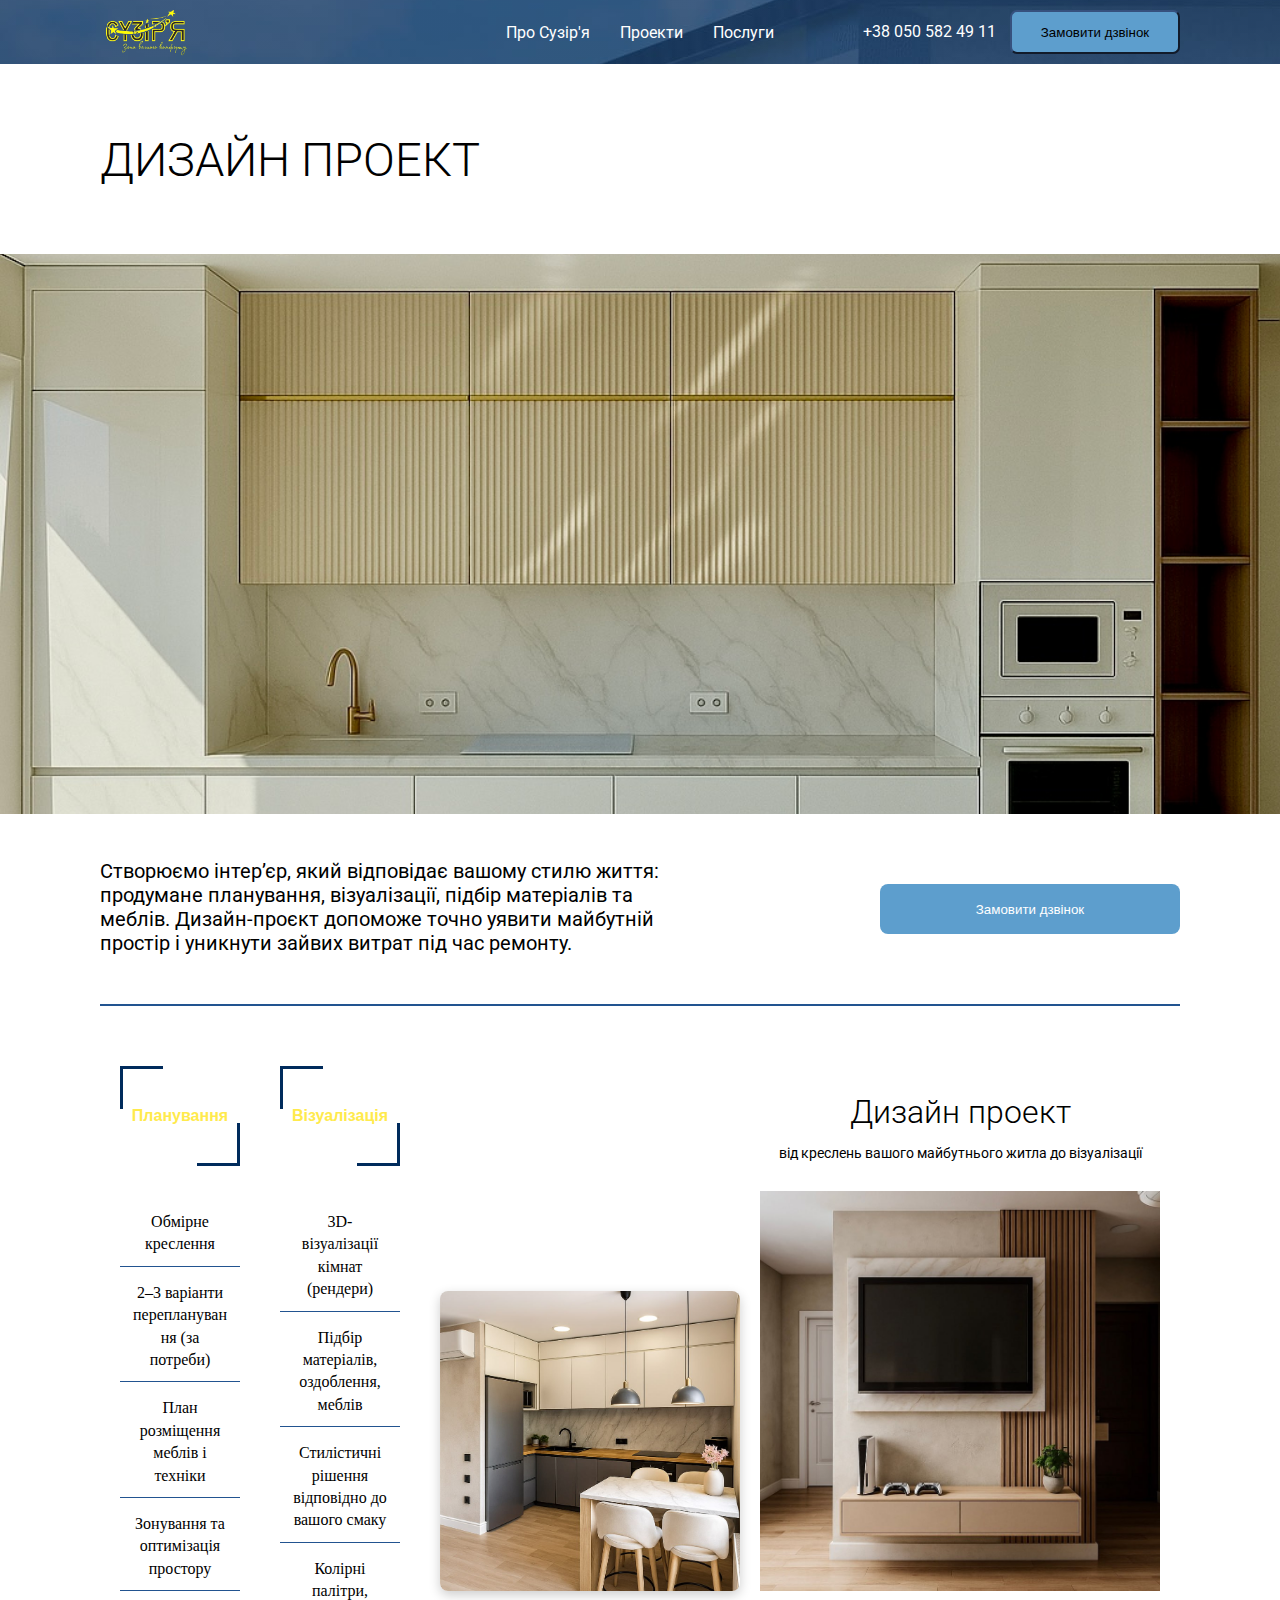
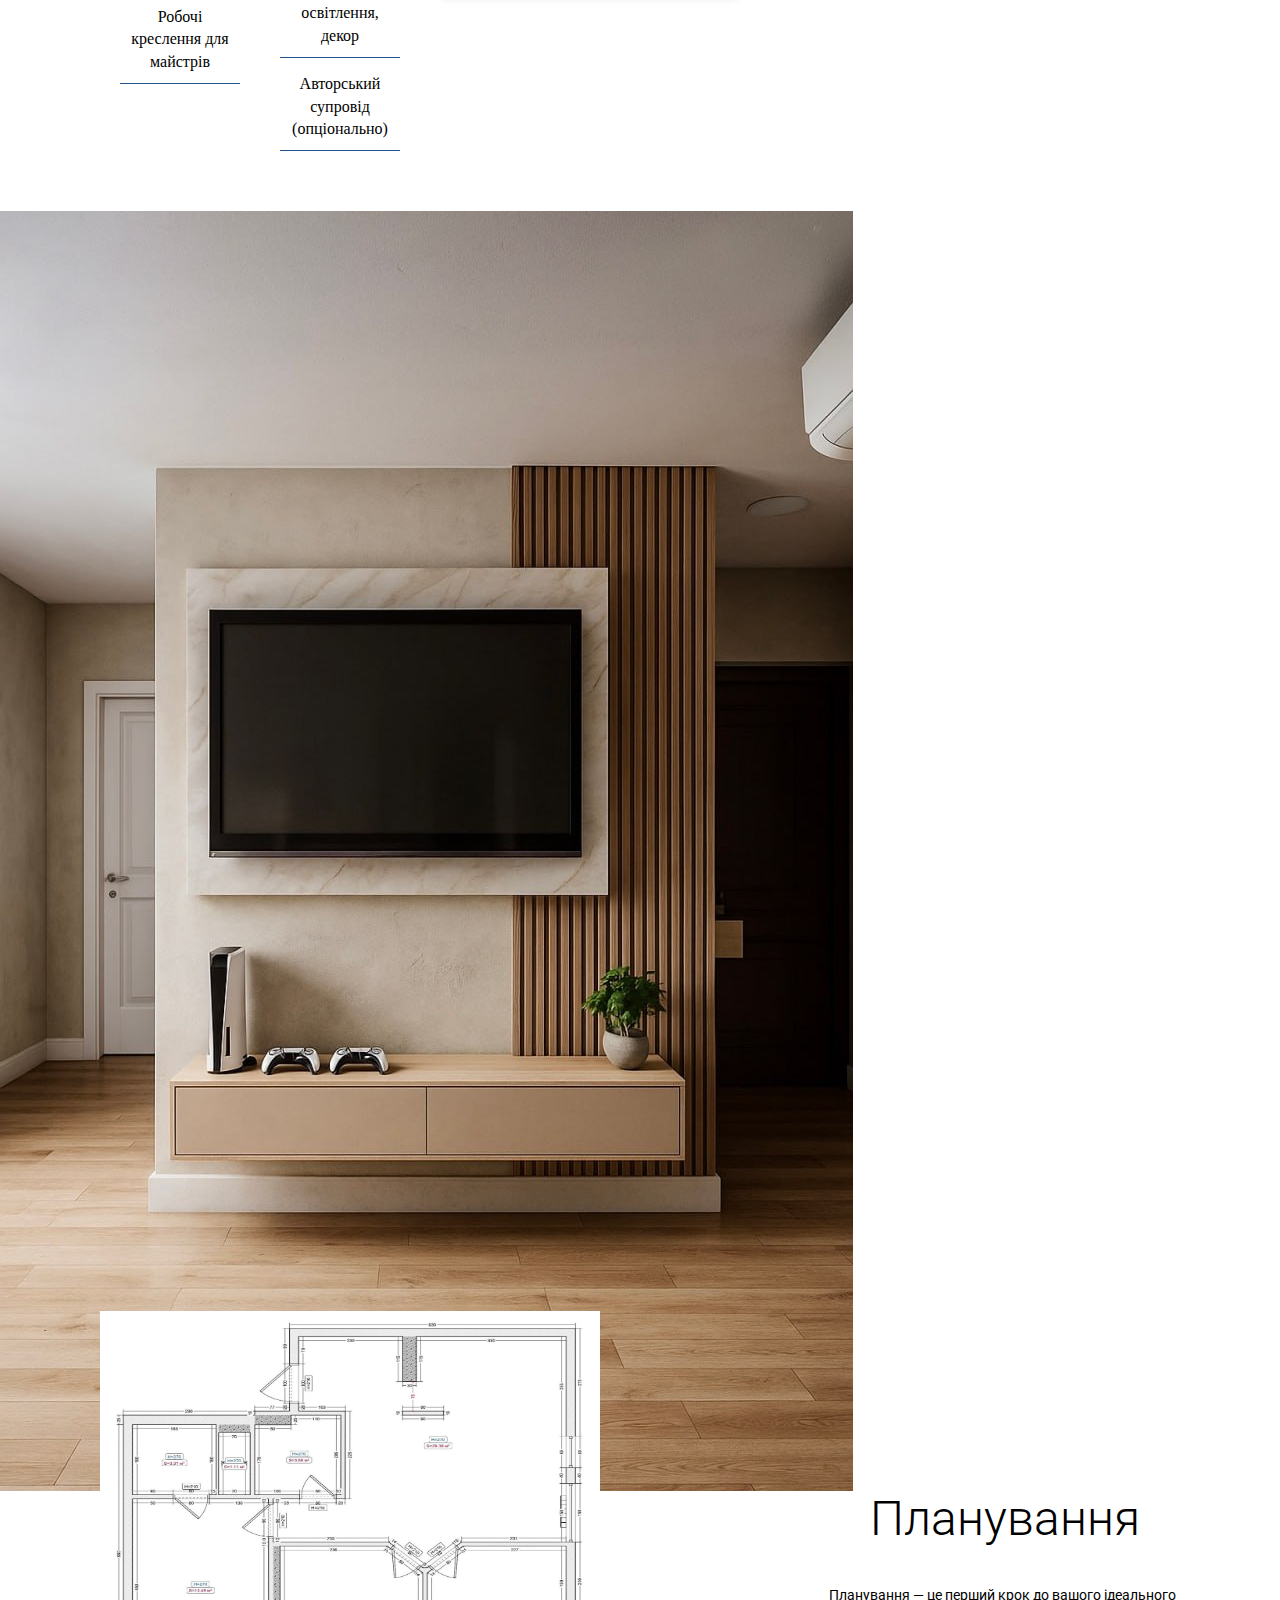
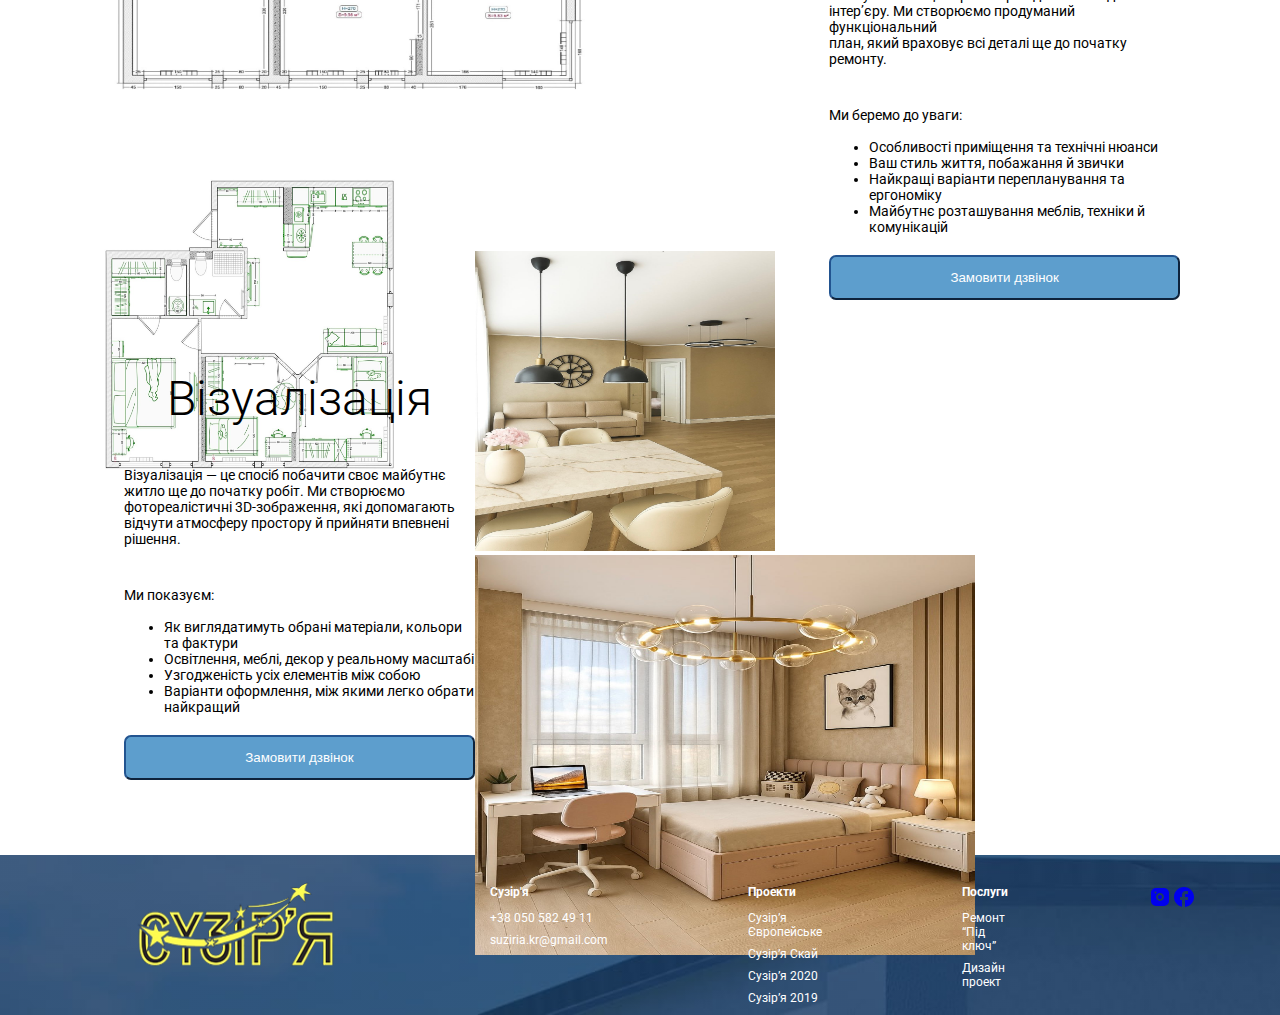
<file: design.html>
<!DOCTYPE html>
<html>
<head>
    <meta charset="UTF-8" />
    <meta content="width=device-width, initial-scale=1.0" name="viewport">
    <meta name="format-detection" content="telephone=no">
    <!-- Css connection -->
    <link href="assets/css/design.css" rel="stylesheet">
    <!-- Fonts connection -->
    <link rel="preconnect" href="https://fonts.googleapis.com">
    <link rel="preconnect" href="https://fonts.gstatic.com" crossorigin>
    <link href="https://fonts.googleapis.com/css2?family=Roboto:ital,wght@0,100..900;1,100..900&display=swap" rel="stylesheet">
    <link rel="preconnect" href="https://fonts.googleapis.com">
    <link rel="preconnect" href="https://fonts.gstatic.com" crossorigin>
    <link href="https://fonts.googleapis.com/css2?family=Jost:ital,wght@0,100..900;1,100..900&family=Roboto:ital,wght@0,100..900;1,100..900&display=swap" rel="stylesheet">
    <title>Sythiria</title>
</head>
<body>
       <header>
  <div class="container">
    <div class="header-left">
      <div class="logo">
        <a href="index.html">
          <img src="assets/img/last-logo-Photoroom.png" alt="Sythiria Logo" />
        </a>
      </div>

      <!-- Мобильные иконки -->
      <div class="mobile-icons">
        <div class="burger" id="burger">
          <span></span><span></span><span></span>
        </div>
        <div class="phone-icon" id="phoneIcon">
          <img src="assets/img/phone-icon.png" alt="phone icon" class="phone-icon-img">
        </div>
      </div>
    </div>

    <!-- Десктопное меню -->
    <nav class="desktop-nav">
      <ul class="nav-links">
        <li><a href="/index.html#aboutUS" class="nav-item">Про Сузір'я</a></li>
        <li><a href="/index.html#our-projects" class="nav-item">Проекти</a></li>
        <li><a href="/index.html#our-amenities" class="nav-item">Послуги</a></li>
      </ul>
    </nav>

    <div class="right-header">
      <a class="tel-number" href="tel:+380505824911">+38 050 582 49 11</a>
      <button id="openModal" data-target="modal" class="tel-button open-modal-btn">Замовити дзвінок</button>
    </div>
  </div>
    </header>

    <main>
      <section class="renovation-header renovation-container">
        <div class="header-renovation-container">
           <H1>ДИЗАЙН ПРОЕКТ</H1>
        </div>
      </section>
        <section class="renovation-hero">
            <img src="./assets/img/amenities-1.PNG" alt="Ремонт під ключ" class="renovation-hero-image">
        </section>
        
        <section class="renovation-content renovation-container-about-us">
            <p>Створюємо інтер’єр, який відповідає вашому стилю життя: продумане планування, візуалізації, підбір матеріалів та меблів. Дизайн-проєкт допоможе точно уявити майбутній простір і уникнути зайвих витрат під час ремонту.</p>
            <button id="openModal" data-target="modal" class="renovation-button open-modal-btn">Замовити дзвінок</button>
        </section>

        <section class="renovation-amenities renovation-container">
  <div class="renovation-amenities-content">
    <div class="renovation-amenities-body">
      
      <!-- ЛЕВАЯ КОЛОНКА -->
      <div class="renovation-amenities-list">
        <div class="stats-row">
          <div class="stat-item block top-left bottom-right">
            <span class="stat-number">Планування</span>
          </div>
          <div class="stat-item block top-left bottom-right">
            <span class="stat-number">Візуалізація</span>
          </div>
        </div>

        <div class="amenities-columns">
          <ul class="amenities-column">
            <li>Обмірне креслення</li>
            <li>2–3 варіанти перепланування (за потреби)</li>
            <li>План розміщення меблів і техніки</li>
            <li>Зонування та оптимізація простору</li>
            <li>Робочі креслення для майстрів</li>
          </ul>

          <ul class="amenities-column">
            <li>3D-візуалізації кімнат (рендери)</li>
            <li>Підбір матеріалів, оздоблення, меблів</li>
            <li>Стилістичні рішення відповідно до вашого смаку</li>
            <li>Колірні палітри, освітлення, декор</li>
            <li>Авторський супровід (опціонально)</li>
          </ul>

        </div>
      </div>

      <!-- ПРАВАЯ КОЛОНКА -->
      <div class="renovation-amenities-header">
        <h2 class="renovation-amenities-title">Дизайн проект</h2>
        <p class="renovation-amenities-subtitle">від креслень вашого майбутнього житла до візуалізації</p>
      <div class="image-wrapper">
        <img src="./assets/img/project-design-1.jpg" alt="additional img" class="renovation-amenities-additional-img">
        <img src="./assets/img/project-design.jpg" alt="title-img" class="renovation-amenities-title-image">
    </div>
      </div>
    </div>
    
  </div>
</section>
<section class="mobile-img">
  <img src="./assets/img/project-design.jpg" alt="title-img" class="mobile-title-image">
</section>

<section class="planning">
    <div class="planning-container">
      <div class="planning-images-container">
        <img src="./assets/img/project-design-planning-2.jpg" alt="planning photo" class="planning-image-1">
        <img src="./assets/img/project-design-planning.jpg" alt="second planning photo" class="planning-image-2">
      </div>
      <div class="planning-text-container">
       <div class="planning-title-container">
        <h2>Планування</h2>
      </div>
        <p class="planning-text">Планування — це перший крок до вашого ідеального інтер’єру. Ми створюємо продуманий функціональний<br> план, який враховує всі деталі ще до початку ремонту.</p>
        <p class="planning-text-list">Ми беремо до уваги:</p>
        <ul class="planning-list">
            <li>Особливості приміщення та технічні нюанси</li>
            <li>Ваш стиль життя, побажання й звички</li>
            <li>Найкращі варіанти перепланування та ергономіку</li>
            <li>Майбутнє розташування меблів, техніки й<br> комунікацій</li>
        </ul>
        <button data-target="modal"  class="planning-butt open-modal-btn">Замовити дзвінок</button>
      </div>
    </div>
</section>

<section class="planning">
    <div class="planning-container">
     
      <div class="planning-text-container">
       <div class="planning-title-container">
        <h2>Візуалізація</h2>
      </div>
        <p class="planning-text">Візуалізація — це спосіб побачити своє майбутнє<br> житло ще до початку робіт. Ми створюємо<br> фотореалістичні 3D-зображення, які допомагають<br> відчути атмосферу простору й прийняти впевнені<br> рішення.</p>
        <p class="planning-text-list">Ми показуєм:</p>
        <ul class="planning-list">
            <li>Як виглядатимуть обрані матеріали, кольори та фактури</li>
            <li>Освітлення, меблі, декор у реальному масштабі</li>
            <li>Узгодженість усіх елементів між собою</li>
            <li>Варіанти оформлення, між якими легко обрати найкращий</li>
        </ul>
        <button data-target="modal"  class="planning-butt open-modal-btn">Замовити дзвінок</button>
      </div>
       <div class="planning-images-container">
        <img src="./assets/img/project-design-visual-2.jpg" alt="planning photo" class="planning-image-2 visual-img">
        <img src="./assets/img/project-design-visual-1.jpg" alt="second planning photo" class="planning-image-1 visual-img">
      </div>
    </div>
</section>

<div id="modal" class="modal">
  <div class="modal-content">
    <span class="close" id="closeModal">&times;</span>
    <h2>ЗВ’ЯЗАТИСЯ З МЕНЕДЖЕРОМ</h2>
    <form id="contactForm">
  <label>Ім’я</label>
  <input type="text" name="name" placeholder="Дарина" required>
  
  <label>Телефон</label>
  <input type="tel" name="phone" placeholder="+380" required>
  
  <button type="submit" class="submit-btn">Надіслати</button>
</form>

  </div>
</div>
<!-- Модалка благодарности -->
<div id="thankModal" class="modal">
  <div class="modal-content thanks-content">
    <span class="close" id="closeThank">&times;</span>
    <img src="./assets/img/model-icon.png" alt="Success" width="80">
    <h2>ДЯКУЄМО ЗА ВАШЕ ЗВЕРНЕННЯ!</h2>
    <p>НАШІ МЕНЕДЖЕРИ ЗВ’ЯЖУТЬСЯ З ВАМИ В НАЙБЛИЖЧИЙ ЧАС</p>
  </div>
</div>

<div class="modal" id="navModal">
  <div class="modal-content">
    <span class="close" id="closeNavModal">&times;</span>
    <ul class="modal-links">
      <li><a href="/index.html#aboutUS" class="nav-item mobile-item">Про Сузір'я</a></li>
      <li><a href="/index.html#our-projects" class="nav-item mobile-item">Проекти</a></li>
      <li><a href="/index.html#our-amenities" class="nav-item mobile-item">Послуги</a></li>
    </ul>
  </div>
</div>

<!-- Модалка для телефона -->
<div class="modal" id="phoneModal">
  <div class="modal-content">
    <span class="close" id="closePhoneModal">&times;</span>
    <div class="modal-contact">
      <a class="tel-number" href="tel:+380505824911">+38 050 582 49 11</a>
      <button id='openModal' data-target="modal" class="tel-button open-modal-btn">Замовити дзвінок</button>
    </div>
  </div>
</div>
    </main>
    <footer>
        <div class="footer-container">
            <div class="footer-logo">
                <a href="index.html">
                <img src="assets/img/footer-logo.png" alt="Sythiria Logo"/>
            </a>
            </div>
            <ul class="about-footer">
                <li class="title-footer"> Сузір'я</li>
                <li class="footer-text"><a href="tel:+380505824911">+38 050 582 49 11</a></li>
                <li class="footer-text"><a href="mailto:suziria.kr@gmail.com">suziria.kr@gmail.com</a></li>
            </ul>

            <ul class="projects-footer">  
                <li class="title-footer">Проекти</li>
                <li class="footer-text"><a href="europe.html">Сузір’я Європейське</a></li>
                <li class="footer-text"><a href="sky.html">Сузір’я Скай</a></li>
                <li class="footer-text"><a href="2020.html">Сузір’я 2020</a></li>
                <li class="footer-text"><a href="2019.html">Сузір’я 2019</a></li>
            </ul>

            <ul class="amenities-footer">
                <li class="title-footer">Послуги</li>
                <li class="footer-text"><a href="renovation.html">Ремонт “Під ключ”</a></li>
                <li class="footer-text"><a href="design.html">Дизайн проект</a></li>
            </ul>

            <ul class="widgets-footer">
                <li class="title-widgets-footer"><a class="footer-inst" href="https://www.instagram.com/suziria.kr/">
                  <svg width="24" height="24" viewBox="0 0 24 24" fill="none" xmlns="http://www.w3.org/2000/svg" class="footer-icon">
                      <path d="M8 3C6.67392 3 5.40215 3.52678 4.46447 4.46447C3.52678 5.40215 3 6.67392 3 8V16C3 17.3261 3.52678 18.5979 4.46447 19.5355C5.40215 20.4732 6.67392 21 8 21H16C17.3261 21 18.5979 20.4732 19.5355 19.5355C20.4732 18.5979 21 17.3261 21 16V8C21 6.67392 20.4732 5.40215 19.5355 4.46447C18.5979 3.52678 17.3261 3 16 3H8ZM12 8C13.0609 8 14.0783 8.42143 14.8284 9.17157C15.5786 9.92172 16 10.9391 16 12C16 13.0609 15.5786 14.0783 14.8284 14.8284C14.0783 15.5786 13.0609 16 12 16C10.9391 16 9.92172 15.5786 9.17157 14.8284C8.42143 14.0783 8 13.0609 8 12C8 10.9391 8.42143 9.92172 9.17157 9.17157C9.92172 8.42143 10.9391 8 12 8ZM12 10C11.4696 10 10.9609 10.2107 10.5858 10.5858C10.2107 10.9609 10 11.4696 10 12C10 12.5304 10.2107 13.0391 10.5858 13.4142C10.9609 13.7893 11.4696 14 12 14C12.5304 14 13.0391 13.7893 13.4142 13.4142C13.7893 13.0391 14 12.5304 14 12C14 11.4696 13.7893 10.9609 13.4142 10.5858C13.0391 10.2107 12.5304 10 12 10ZM7.5 6.5C7.76522 6.5 8.01957 6.60536 8.20711 6.79289C8.39464 6.98043 8.5 7.23478 8.5 7.5C8.5 7.76522 8.39464 8.01957 8.20711 8.20711C8.01957 8.39464 7.76522 8.5 7.5 8.5C7.23478 8.5 6.98043 8.39464 6.79289 8.20711C6.60536 8.01957 6.5 7.76522 6.5 7.5C6.5 7.23478 6.60536 6.98043 6.79289 6.79289C6.98043 6.60536 7.23478 6.5 7.5 6.5Z" fill="currentColor"//>
                    </svg>
                  </a>
                </li>
                <li class="footer-widgets-text"><a class="footer-inst" href="https://www.facebook.com/share/1AWcnf2xTA/?mibextid=wwXIfr">
                  <svg width="24" height="24" viewBox="0 0 24 24" fill="white" xmlns="http://www.w3.org/2000/svg" class="footer-icon">
                    <path d="M22 12C22 6.48 17.52 2 12 2C6.48 2 2 6.48 2 12C2 16.84 5.44 20.87 10 21.8V15H8V12H10V9.5C10 7.57 11.57 6 13.5 6H16V9H14C13.45 9 13 9.45 13 10V12H16V15H13V21.95C18.05 21.45 22 17.19 22 12Z" fill="currentColor"/>
                  </svg>
                </a>
              </li>
            </ul>
        </div>
    </footer>


    <!-- JS connection-->
    <script src="assets/js/nav.js"></script>
</body>
</file>
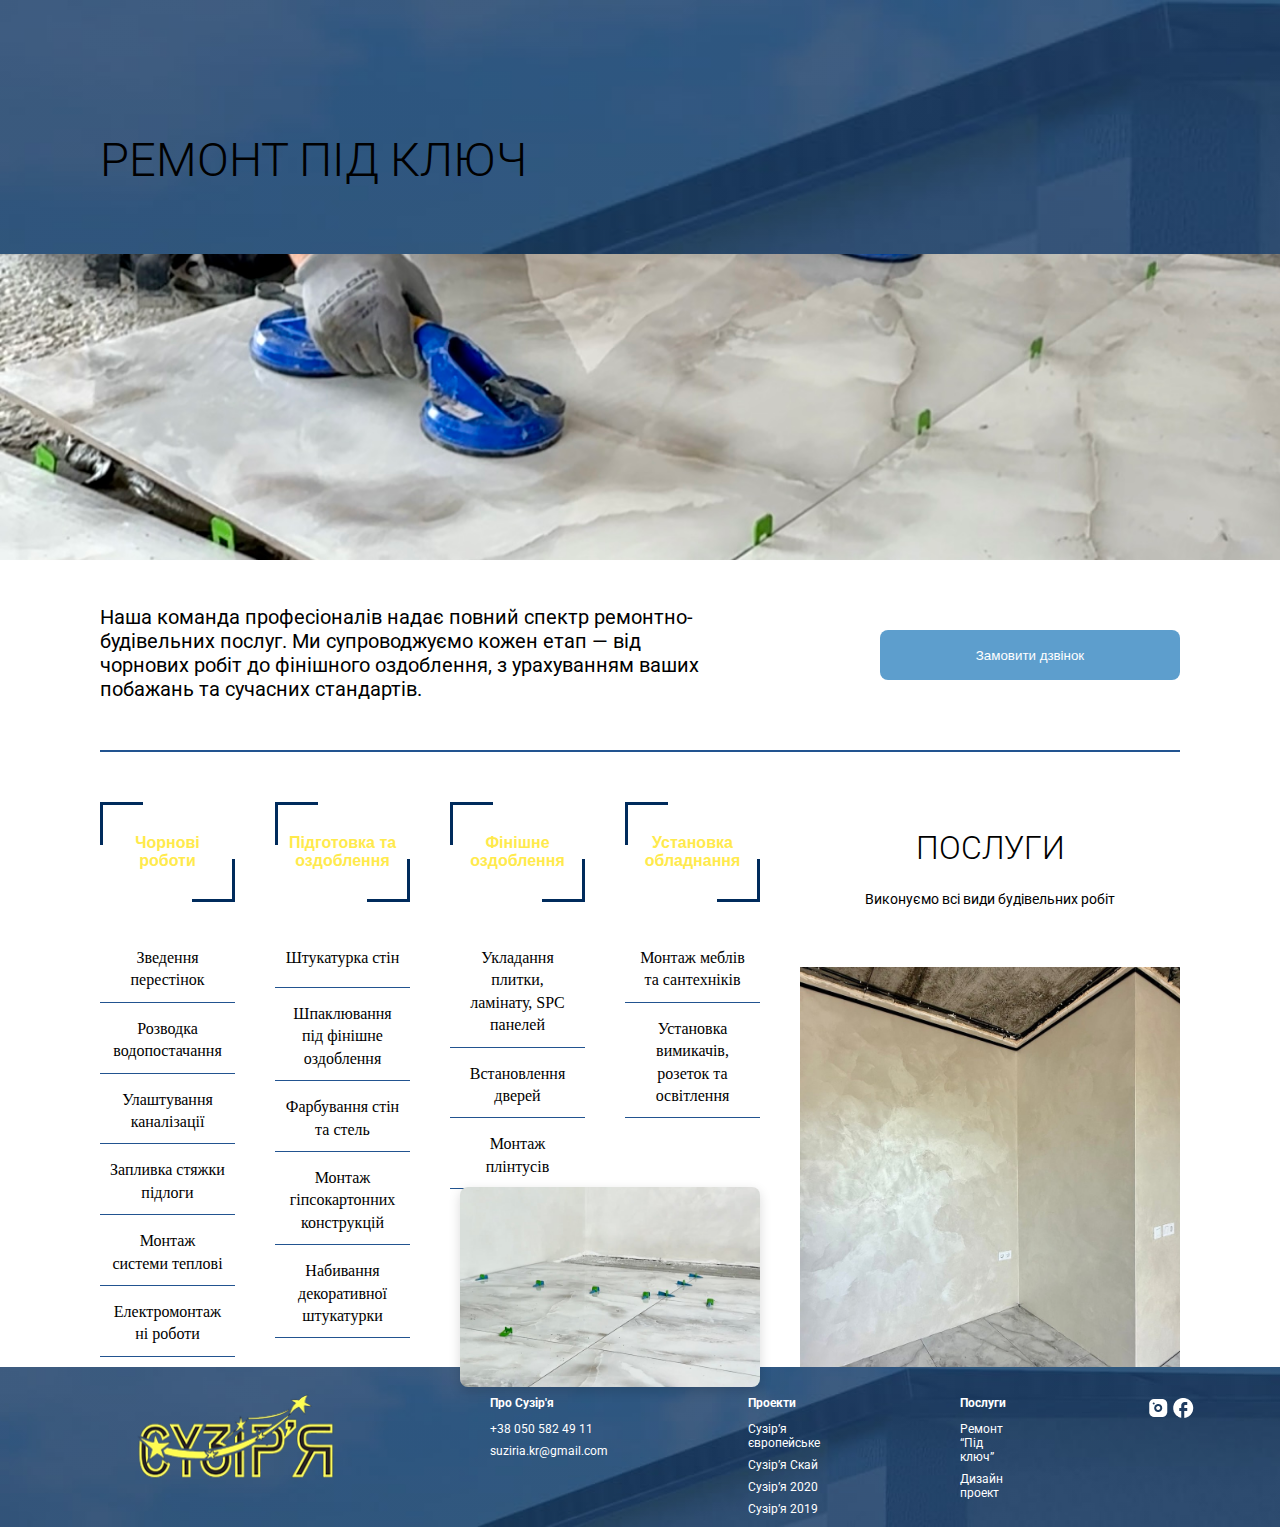
<file: renovation.html>
<!DOCTYPE html>
<html>
<head>
    <meta charset="UTF-8" />
    <meta content="width=device-width, initial-scale=1.0" name="viewport">
    <meta name="format-detection" content="telephone=no">
    <!-- Css connection -->
    <link href="assets/css/renovation.css" rel="stylesheet">
    
    <!-- Fonts connection -->
    <link rel="preconnect" href="https://fonts.googleapis.com">
    <link rel="preconnect" href="https://fonts.gstatic.com" crossorigin>
    <link href="https://fonts.googleapis.com/css2?family=Roboto:ital,wght@0,100..900;1,100..900&display=swap" rel="stylesheet">
    <link rel="preconnect" href="https://fonts.googleapis.com">
    <link rel="preconnect" href="https://fonts.gstatic.com" crossorigin>
    <link href="https://fonts.googleapis.com/css2?family=Jost:ital,wght@0,100..900;1,100..900&family=Roboto:ital,wght@0,100..900;1,100..900&display=swap" rel="stylesheet">
    <title>Sythiria</title>
</head>
<body>
    <header class="renovation-header renovation-container">
        <div class="header-renovation-container">
           <H1>РЕМОНТ ПІД КЛЮЧ</H1>
        </div>
    </header>

    <main>

        <section class="renovation-hero">
            <img src="assets/img/amenties-.PNG" alt="Ремонт під ключ" class="renovation-hero-image">
        </section>
        
        <section class="renovation-content renovation-container-about-us">
            <p>Наша команда професіоналів надає повний спектр ремонтно-будівельних послуг. Ми супроводжуємо кожен етап — від чорнових робіт до фінішного оздоблення, з урахуванням ваших побажань та сучасних стандартів.</p>
            <button class="renovation-button">Замовити дзвінок</button>
        </section>

        <section class="renovation-amenities renovation-container">
  <div class="renovation-amenities-content">
    <div class="renovation-amenities-body">
      
      <!-- ЛЕВАЯ КОЛОНКА -->
      <div class="renovation-amenities-list">
        <div class="stats-row">
          <div class="stat-item block top-left bottom-right">
            <span class="stat-number">Чорнові роботи</span>
          </div>
          <div class="stat-item block top-left bottom-right">
            <span class="stat-number">Підготовка та оздоблення</span>
          </div>
          <div class="stat-item block top-left bottom-right">
            <span class="stat-number">Фінішне оздоблення</span>
          </div>
          <div class="stat-item block top-left bottom-right">
            <span class="stat-number">Установка обладнання</span>
          </div>
        </div>

        <div class="amenities-columns">
          <ul class="amenities-column">
            <li>Зведення перестінок</li>
            <li>Розводка водопостачання</li>
            <li>Улаштування каналізації</li>
            <li>Запливка стяжки підлоги</li>
            <li>Монтаж системи теплові</li>
            <li>Електромонтажні роботи</li>
          </ul>

          <ul class="amenities-column">
            <li>Штукатурка стін</li>
            <li>Шпаклювання під фінішне оздоблення</li>
            <li>Фарбування стін та стель</li>
            <li>Монтаж гіпсокартонних конструкцій</li>
            <li>Набивання декоративної штукатурки</li>
          </ul>

          <ul class="amenities-column">
            <li>Укладання плитки, ламінату, SPC панелей</li>
            <li>Встановлення дверей</li>
            <li>Монтаж плінтусів</li>
          </ul>

          <ul class="amenities-column">
            <li>Монтаж меблів та сантехніків</li>
            <li>Установка вимикачів, розеток та освітлення</li>
          </ul>
        </div>
      </div>

      <!-- ПРАВАЯ КОЛОНКА -->
      <div class="renovation-amenities-header">
        <h2 class="renovation-amenities-title">ПОСЛУГИ</h2>
        <p class="renovation-amenities-subtitle">Виконуємо всі види будівельних робіт</p>
      <div class="image-wrapper">
        <img src="assets/img/renovation-2.jpg" alt="title-img" class="renovation-amenities-title-image">
        <img src="/assets/img/renovation.jpg" alt="additional img" class="renovation-amenities-additional-img">
    </div>
      </div>
    </div>
    
  </div>
</section>
    </main>
    <footer>
        <div class="footer-container">
            <div class="footer-logo">
                <a href="index.html">
                <img src="assets/img/footer-logo.png" alt="Sythiria Logo"/>
            </a>
            </div>
            <ul class="about-footer">
                <li class="title-footer">Про Сузір'я</li>
                <li class="footer-text"><a href="tel:+380505824911">+38 050 582 49 11</a></li>
                <li class="footer-text"><a href="mailto:suziria.kr@gmail.com">suziria.kr@gmail.com</a></li>
            </ul>

           <ul class="projects-footer">  
                <li class="title-footer">Проекти</li>
                <li class="footer-text"><a href="europe.html">Сузір’я європейське</a></li>
                <li class="footer-text"><a href="sky.html">Сузір’я Скай</a></li>
                <li class="footer-text"><a href="2020.html">Сузір’я 2020</a></li>
                <li class="footer-text"><a href="2019.html">Сузір’я 2019</a></li>
            </ul>

            <ul class="amenities-footer">
                <li class="title-footer">Послуги</li>
                <li class="footer-text"><a href="renovation.html">Ремонт “Під ключ”</a></li>
                <li class="footer-text"><a href="design.html">Дизайн проект</a></li>
            </ul>

            <ul class="widgets-footer">
                <li class="title-widgets-footer"><a class="footer-inst" href="https://www.instagram.com/suziria.kr/"><img onmouseover="this.src='assets/img/contacts-instagram.png'" onmouseout="this.src='/assets/img/footer-instagram-icon.png'" src="/assets/img/footer-instagram-icon.png" alt="instagram icon"></a></li>
                <li class="footer-widgets-text"><a class="footer-inst" href="https://www.facebook.com/share/1AWcnf2xTA/?mibextid=wwXIfr"><img onmouseover="this.src='assets/img/contacts-facebook.png'" onmouseout="this.src='/assets/img/footer-facebook-icon.png'" src="/assets/img/footer-facebook-icon.png" alt="facebook icon"></a></li>
            </ul>
        </div>
    </footer>
</body>
</file>
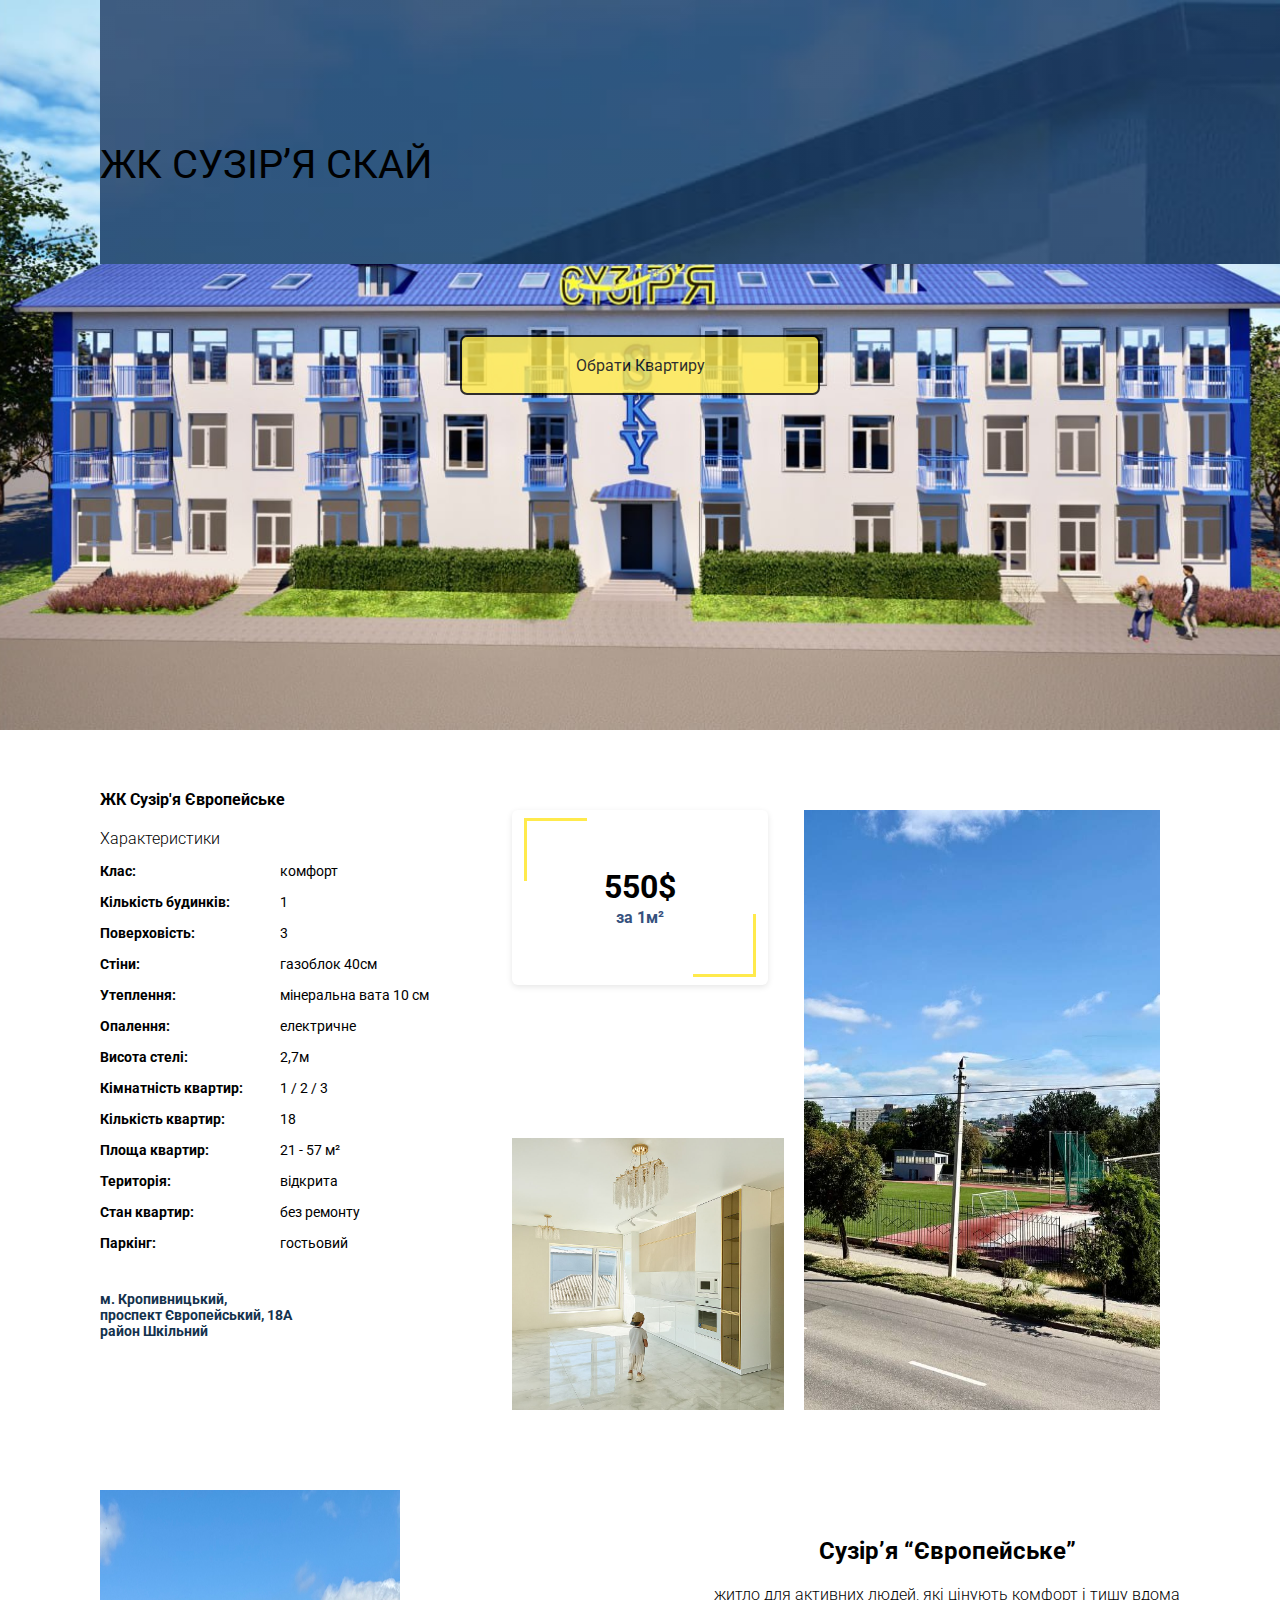
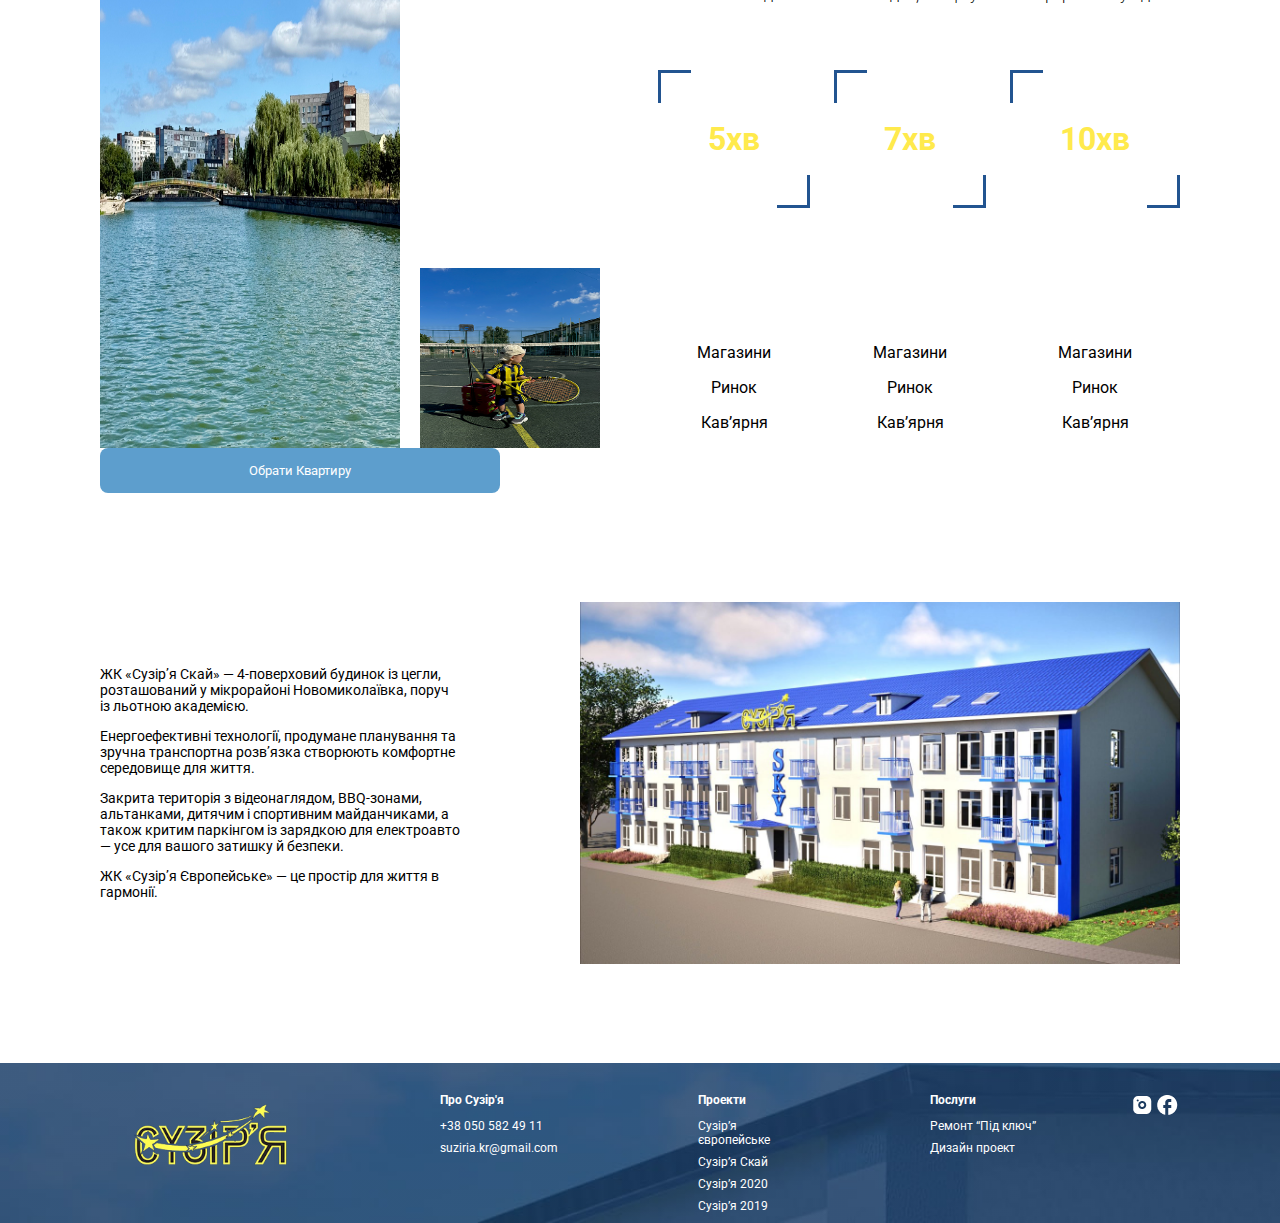
<file: sky.html>
<!DOCTYPE html>
<html>
<head>
    <meta charset="UTF-8" />
    <meta content="width=device-width, initial-scale=1.0" name="viewport">
    <meta name="format-detection" content="telephone=no">
    <!-- Css connection -->
    <link href="assets/css/europe.css" rel="stylesheet">
    <link href="assets/css/sky.css" rel="stylesheet">
    <!-- Fonts connection -->
    <link rel="preconnect" href="https://fonts.googleapis.com">
    <link rel="preconnect" href="https://fonts.gstatic.com" crossorigin>
    <link href="https://fonts.googleapis.com/css2?family=Roboto:ital,wght@0,100..900;1,100..900&display=swap" rel="stylesheet">
    <link rel="preconnect" href="https://fonts.googleapis.com">
    <link rel="preconnect" href="https://fonts.gstatic.com" crossorigin>
    <link href="https://fonts.googleapis.com/css2?family=Jost:ital,wght@0,100..900;1,100..900&family=Roboto:ital,wght@0,100..900;1,100..900&display=swap" rel="stylesheet">
    <title>Sythiria</title>
</head>
<body>
    <header class="europe-header europe-container">
        <div class="header-europe-container">
           <H1>ЖК СУЗІРʼЯ СКАЙ</H1>
        </div>
    </header>

    <main>
        <section class="europe-hero sky-bg">
            <button class="europe-hero-butt">Обрати Квартиру</button>
        </section>

        <section class="project-details europe-container">
          <div class="left-project-details">
           <h2>ЖК Сузір'я Європейське</h2>
           <h3>Характеристики</h3>
          <ul class="characteristics-list">
            <li><span class="label">Клас:</span><span class="value">комфорт</span></li>
            <li><span class="label">Кількість будинків:</span><span class="value">1</span></li>
            <li><span class="label">Поверховість:</span><span class="value">3</span></li>
            <li><span class="label">Стіни:</span><span class="value">газоблок 40см</span></li>
            <li><span class="label">Утеплення:</span><span class="value">мінеральна вата 10 см</span></li>
            <li><span class="label">Опалення:</span><span class="value">електричне</span></li>
            <li><span class="label">Висота стелі:</span><span class="value">2,7м</span></li>
            <li><span class="label">Кімнатність квартир:</span><span class="value">1 / 2 / 3</span></li>
            <li><span class="label">Кількість квартир:</span><span class="value">18</span></li>
            <li><span class="label">Площа квартир:</span><span class="value">21 - 57 м²</span></li>
            <li><span class="label">Територія:</span><span class="value">відкрита</span></li>
            <li><span class="label">Стан квартир:</span><span class="value">без ремонту</span></li>
            <li><span class="label">Паркінг:</span><span class="value">гостьовий</span></li>
          </ul>
           
           <p class="project-adress">
            <span class="bold-adress"> м. Кропивницький,<br>
                проспект Європейський, 18А <br>
                район Шкільний
           </p>
          </div>
          <div class="layout">
            <div class="price-tag">
            <div class="stat-item block top-left bottom-right">
          <span>
            <span class="stat-number">550$</span>
            <span class="stat-text">за 1м²</span>
          </span>
        </div> 
    </div>
            <img src="/assets/img/europe-kitchen.jpg" alt="Кухня" class="kitchen-photo">
            <img src="/assets/img/europe-outdoor.jpg" alt="Вулиця" class="outdoor-photo">
          </div>
        </section>

        <section class="about-europe europe-container">
            <div class="about-us-container">
            <div class="left-about-us">
                <img class="outdoor-view" src="/assets/img/ourdoor-view.jpg">
                <img class="playground-view" src="/assets/img/playground-view.png">
            </div>
            <div class="right-about-us">
             <div class="title-container">
              <h2>Сузір’я “Європейське”</h2>
              <h4>житло для активних людей, які цінують комфорт і тишу вдома</h4>
            </div>
            <div class="item-list-about">
            <div class="item-about-us">
                <div class="stat-item about-block top-left bottom-right">
                  <span>
                    <span class="stat-number about-number">5хв</span>                    
                  </span>
                </div>
                <div class="item-text">
                <p>Магазини</p>
                <p>Ринок</p>
                <p>Кав’ярня</p>
            </div>
            </div>

            <div class="item-about-us">
                <div class="stat-item about-block top-left bottom-right">
                  <span>
                    <span class="stat-number about-number">7хв</span>                    
                  </span>
                </div>
                <div class="item-text">
                <p>Магазини</p>
                <p>Ринок</p>
                <p>Кав’ярня</p>
            </div>
            </div>

            <div class="item-about-us">
                <div class="stat-item about-block top-left bottom-right">
                  <span>
                    <span class="stat-number about-number">10хв</span>
                  </span>
                </div>
                <div class="item-text">
                <p>Магазини</p>
                <p>Ринок</p>
                <p>Кав’ярня</p>
            </div>
            </div>
        </div>
            </div>
            </div>
            <button class="about-europe-button">Обрати Квартиру</button>
        </section>

        <section class="description sky-description europe-container">
            <div class="description-text sky-text">
                <p>ЖК «Сузір’я Скай» — 4-поверховий будинок із цегли, розташований у мікрорайоні Новомиколаївка, поруч із льотною академією.</p>
                <p>Енергоефективні технології, продумане планування та зручна транспортна розв’язка створюють комфортне середовище для життя.</p>
                <p>Закрита територія з відеонаглядом, BBQ-зонами, альтанками, дитячим і спортивним майданчиками, а також критим паркінгом із зарядкою для електроавто — усе для вашого затишку й безпеки.</p>
                <p class="bottom-text-sky">ЖК «Сузір’я Європейське» — це простір для життя в гармонії.</p>
            </div>
            <img class=" sky-image" src="/assets/img/sky-1.jpg" alt="description">
        </section>
    </main>
    <footer>
        <div class="footer-container">
            <div class="footer-logo">
                <a href="index.html">
                <img src="assets/img/footer-logo.png" alt="Sythiria Logo"/>
            </a>
            </div>
            <ul class="about-footer">
                <li class="title-footer">Про Сузір'я</li>
                <li class="footer-text"><a href="tel:+380505824911">+38 050 582 49 11</a></li>
                <li class="footer-text"><a href="mailto:suziria.kr@gmail.com">suziria.kr@gmail.com</a></li>
            </ul>

            <ul class="projects-footer">  
                <li class="title-footer">Проекти</li>
                <li class="footer-text"><a href="europe.html">Сузір’я європейське</a></li>
                <li class="footer-text"><a href="sky.html">Сузір’я Скай</a></li>
                <li class="footer-text"><a href="2020.html">Сузір’я 2020</a></li>
                <li class="footer-text"><a href="2019.html">Сузір’я 2019</a></li>
            </ul>

            <ul class="amenities-footer">
                <li class="title-footer">Послуги</li>
                <li class="footer-text"><a href="renovation.html">Ремонт “Під ключ”</a></li>
                <li class="footer-text"><a href="design.html">Дизайн проект</a></li>
            </ul>

            <ul class="widgets-footer">
                <li class="title-widgets-footer"><a class="footer-inst" href="https://www.instagram.com/suziria.kr/"><img onmouseover="this.src='assets/img/contacts-instagram.png'" onmouseout="this.src='/assets/img/footer-instagram-icon.png'" src="/assets/img/footer-instagram-icon.png" alt="instagram icon"></a></li>
                <li class="footer-widgets-text"><a class="footer-inst" href="https://www.facebook.com/share/1AWcnf2xTA/?mibextid=wwXIfr"><img onmouseover="this.src='assets/img/contacts-facebook.png'" onmouseout="this.src='/assets/img/footer-facebook-icon.png'" src="/assets/img/footer-facebook-icon.png" alt="facebook icon"></a></li>
            </ul>
        </div>
    </footer>
</body>
</html>
</file>
<file: assets/css/design.css>
:root {
    --background-color:#ffffff;
    --text-color:#000000;
    --blure-color:#225490;
    --border-color:#FFEA4C;
    --hover-color: #5D9ECD;
    --sold-color:#D87CD6;
    --reserved-color:#FFEA4C;
    --description-color:#F8304A;
    --accent-color:#5D9ECD; /* Added missing accent color */
}

:root {
    --default-font: "Roboto", system-ui, -apple-system, "Segoe UI", Roboto, "Helvetica Neue", Arial, "Noto Sans", "Liberation Sans", sans-serif, "Apple Color Emoji", "Segoe UI Emoji", "Segoe UI Symbol", "Noto Color Emoji";
    --default-font-size: 16px;
}



h1, h2, h3, h4, h5, h6 {
    color: var(--text-color);
    font-family: var(--default-font);
    font-weight: 300;
}
body {
    margin: 0;
}
/* Header styles */
header{
    width: 100%;
    height: 4rem;
    position: fixed;
    z-index: 1000;
    top: 0;
    left: 0;
    display: flex;
    background: linear-gradient(rgba(34,84,144,0.2), rgba(34,84,144,0.2)), url(../img/footer-bg.jpg);
    background-size: cover;       /* растягивает изображение */
    background-position: center;  /* центрирует */
    background-repeat: no-repeat;
}
nav {
    padding: 0;
    position: absolute;
    left: 50%;
    top: 50%;
    transform: translate(-50%, -50%);  
}

html {
  scroll-behavior: smooth;
}

.container {
    display: flex;
    margin-left: 100px;
    margin-right: 100px;
    width: 100%;
    position: relative;
    
}

.nav-links {
   margin: 0;
    padding: 0;
    display: flex;
    list-style: none;
    align-items: center;
    justify-content: center;
    margin: 0 auto;
    
}


.nav-links li {
    position: relative;
}

.nav-item {
    color: var(--background-color);
    font-family: var(--default-font);
    padding: 18px 15px;
    font-size: 16px;
    display: flex;
    align-items: center;
    justify-content: space-between;
    white-space: nowrap;
    transition: ease-in-out 0.3s;
    text-decoration: none;
}

.nav-item:hover {
  color: var(--hover-color);
  
}

.logo {
    position: absolute;
    left: 0;
    top: 50%;
    transform: translateY(-50%);
    width: 90px;
    height: 50px;
}

.logo img {
    width:90px;
    height: 50px;
    flex: 0 0 auto;
    
}

.right-header { 
  position: absolute;
  right: 0;
  top: 50%;
  transform: translateY(-50%);
}

.tel-number {
    color: var(--background-color);
    font-size: var(--default-font-size);
    font-family: var(--default-font);
    text-decoration: none;
    margin-right: 10px;
    transition: ease-in-out 0.3s;
}

.tel-number:hover {
  color: var(--hover-color);
  
}

.tel-button{
    width: 170px;
    height: 44px;
    background-color: var(--hover-color);
    color: var(--text-color);
    border-color: #36517E;
    border-radius: 7px;
    transition: ease-in-out 0.3s;
}

.tel-button:hover {
  background-color: #c4c4c4;
  color: var(--background-color);
  border-color: var(--background-color);
}
@media (min-width: 1480px){
header {
  width: 100%;
  background-image: cover;
}
}

@media (max-width: 1024px) {
  .container {
    margin-left: 40px;
    margin-right: 40px;
  }

  .nav-item {
    padding: 14px 10px;
    font-size: 16px;
    
  }

  .tel-button {
    width: 150px;
    height: 40px;
  }
}

@media (max-width: 480px) {
  .nav-item {
    font-size: 14px;
    padding: 10px;
    justify-content: center;
  }

  .tel-number {
    font-size: 30px;
  }

  

  .tel-button {
    font-size: 14px;
    height: 38px;
  }

  .logo img {
    width: 50px;
    height: auto;
    
  }
}

/* Мобильные иконки рядом с логотипом */
.header-left {
  display: flex;
  align-items: center;
  gap: 15px;
}

.mobile-icons {
  display: none;
  flex-direction: row;
  gap: 12px;
  align-items: center;
}

/* Бургер */
.burger {
  width: 25px;
  height: 20px;
  display: flex;
  flex-direction: column;
  justify-content: space-between;
  cursor: pointer;
}

.burger span {
  height: 3px;
  background-color: var(--background-color);
  border-radius: 2px;
}

/* Иконка телефона */
.phone-icon {
  font-size: 22px;
  cursor: pointer;
}

/* Модалки */
.modal {
  display: none;
  position: fixed;
  z-index: 9999;
  left: 0;
  top: 0;
  width: 100%;
  height: 100%;
  background-color: rgba(0,0,0,0.6);
  justify-content: center;
  align-items: center;
}

.modal.active {
  display: flex;
}

.modal-content {
  padding: 30px;
  border-radius: 10px;
  text-align: center;
  width: 100%;
}

#navModal .modal-content,
#phoneModal .modal-content {
  width: 100%;
  background-color:rgba(0,0,0,0.1);
  
}

#navModal .modal-content .mobile-item {
  color: var(--background-color);
  font-size: 25px;
}

#phoneModal .modal-content a {
  color: var(--background-color);
}

#phoneModal .modal-content a:hover {
  color: var(--hover-color);
}



#navModal .modal-content .mobile-item:hover {
  color: var(--hover-color);
}

.close {
  visibility: hidden;
  position: absolute;
  top: 0;
  right: 0;
  font-size: 30px;
  cursor: pointer;
  color: var(--text-color);
}

.modal-links {
  list-style: none;
  padding: 0;
}

.modal-links li {
  margin: 10px 0;
}

.modal-links a {
  text-decoration: none;
  color: var(--text-color);
  font-size: 18px;
}

.modal-contact a {
  display: block;
  margin-bottom: 10px;
  font-size: 16px;
  color: var(--text-color);
}

/* Мобильная адаптация */
@media (max-width: 768px) {
  .desktop-nav,
  .right-header {
    display: none;
    position: absolute;
    right: 0;
    top: 50%;
    transform: translateY(-50%);
    margin-right: 20px;
  }

  .mobile-icons {
    display: flex;
    position: absolute;
    right: 0;
    top: 50%;
    transform: translateY(-50%);
    margin-right: 20px;
  
  }

  .container {
   position: relative;
    height: 50px;
    margin: 0;
    
  }

  .logo {
    position: absolute;
    left: 0;
    top: 50%;
    transform: translateY(-50%);
    margin-left: 20px;
    
  }

  .logo img {
  display: block;
  height: 40px; /* или auto, если адаптивный */
  object-fit: contain;
  }
    header {
    height: auto;
    align-items: center;
    padding: 5px 0;
    
  }

  .container {
    align-items: center;
  }

  .logo,
  .right-header,
  nav {
    position: static;
    transform: none;
    
    text-align: center;
    align-items: center;
  }

  .tel-button {
    width: 100%;
    max-width: 100%;
  }

  .tel-number {
    width: 100%;
    height: 30px;
    background-color: var(--background-color);
    text-align: center;
    justify-items: center;
    color: var(--hover-color)!important ; 
    padding-top: 8px;
    border-radius: 8px;
  }
  .tel-number:hover {
   background-color: var(--hover-color)!important ;
   color: var(--blure-color) !important;
  }
}



.renovation-container {
    padding-left: 100px;
    padding-right: 100px;
}
.renovation-header {
  padding-top: 4rem;
    height: 190px;
    margin: 0;
    display: block;
}

.header-renovation-container {
   height: 190px;
    display: flex;
    align-items: center;
    text-align: center;
}

.header-renovation-container h1 {
    font-size: 47px;
    font-family: var(--default-font);
    margin: 0;
}

/* Renovation Hero Section */

.renovation-hero {
    width: 100%;
    height: 560px;
}
.renovation-hero-image {
    width: 100%;
    height: 100%;
    object-fit: cover;
    object-position: 50% 40%;
}

/* Renovation About Us Section */
.renovation-container-about-us {
    margin-left: 100px;
    margin-right: 100px;
    border-bottom: var(--blure-color) 2px solid;
}

.renovation-content {
    display: flex;
    height: 190px;
    justify-content: space-between;
    gap: 150px;
    align-items: center;
    text-align: left;
    
}

.renovation-content p {
    font-size: 20px;
    font-family: var(--default-font);
    color: var(--text-color);
    width: 600px;
    height: 100px;
    
}

.renovation-button {
    width: 300px;
    height: 50px;
    background-color: var(--accent-color);
    color: var(--background-color);
    border:none;
    border-radius: 8px;
}

.renovation-button:hover {
    background-color: var(--blure-color);
    transition: 0.3s ease-in-out;
}

.renovation-button:active {
  background-color: #c4c4c4;
  color: var(--background-color);
}

@media(max-width: 768px) {
  .renovation-content {
    flex-direction: column;
    text-align: left;
    height: auto;
    gap: 20px;
  }

  .renovation-content p {
    width: 100%;
    font-size: 12px;
    height: auto;
  }

  .renovation-button {
    width: 100%;
    max-width: 300px;
  }

  .renovation-container-about-us {
    margin-left: 40px;
    margin-right: 40px;
    padding-bottom: 20px;
  }

}

/* Renovation Amenities Section */

.renovation-amenities-content {
  padding: 60px 20px;
  display: flex;
  flex-direction: column;
  
}

.renovation-amenities-body {
  display: flex;
  gap: 40px;
  justify-content: space-between;
  align-items: flex-start;
  flex-wrap: wrap;
  max-width: 1200px;
  width: 100%;
}

.renovation-amenities-list {
  flex: 1 1 600px;
  display: flex;
  flex-direction: column;
  gap: 30px;
  
}

.stats-row {
  display: grid;
  grid-template-columns: repeat(4, 1fr);
  gap: 40px;
}

.stat-item {
  position: relative;
  height: 80px;
  text-align: center;
  font-family: sans-serif;
  display: flex;
  align-items: center;
  justify-content: center;
}

.stat-number {
  font-size: 16px;
  font-weight: bold;
  color: var(--reserved-color);
}

.block {
  padding: 10px;
}

.block::before,
.block::after {
  content: "";
  position: absolute;
  width: 40px;
  height: 40px;
  border-color: #002B5C;
  border-style: solid;
}

.block.top-left::before {
  top: 0;
  left: 0;
  border-width: 3px 0 0 3px;
}

.block.bottom-right::after {
  bottom: 0;
  right: 0;
  border-width: 0 3px 3px 0;
}

.amenities-columns {
  display: grid;
  grid-template-columns: repeat(4, 1fr);
  gap: 40px;
}

.amenities-column {
  list-style: none;
  padding: 0;
  margin: 0;
  
}

.amenities-column li {
  height: auto;
  min-height: 30px;
  padding: 10px;
  line-height: 1.4;
  text-align: center;
  border-bottom: 1px solid var(--blure-color);
  overflow: hidden;
  word-break: break-word;
  margin-top: 5px;
  
}

.renovation-amenities-header {
  flex: 0 0 400px;
  text-align: center;
  margin-left: 0;
  
  
}

.renovation-amenities-title {
  font-size: 32px;
  font-family: var(--default-font);
  color: var(--text-color);
  margin-bottom: 10px;
}

.renovation-amenities-subtitle {
  font-size: 14px;
  font-family: var(--default-font);
  color: var(--text-color);
  margin-bottom: 20px;
}

.renovation-amenities-title-image {
  margin-top: 10px;
  width: 400px;
  max-width: 400px;
  height: 400px;
  object-fit: cover;
}

.renovation-amenities-additional-img {
  position: absolute;
  bottom: -10px;   /* отступ от нижнего края */
  right: 420px;     /* отступ от левого края */
  width: 300px;
  height: 300px;
  object-fit: cover;
  box-shadow: 0 4px 12px rgba(0,0,0,0.2);
  border-radius: 8px;
}


.image-wrapper {
  position: relative;
  width: 400px;
  height: 400px;
}

/* 📱 Адаптивность */
@media (max-width: 768px) {
  .renovation-container {
    padding-left: 40px;
    padding-right: 40px;
  }
  .renovation-amenities-body {
    display: grid;
    grid-template-columns: 1fr 1fr;
    gap: 20px;
    align-items: start;
  }

  .renovation-amenities-list {
    grid-column: 1 / span 1;
    display: flex;
    flex-direction: column;
    gap: 24px;
  }

  .stats-row {
    display: grid;
    grid-template-columns: 1fr 1fr;
    gap: 16px;
  }

  .stat-item {
    font-weight: bold;
    color: #FFD700;
    position: relative;
    padding: 5px;
    text-align: left;
  }

  .stat-number {
    font-size: 12px;
  }

  .block::before,
  .block::after {
    content: "";
    position: absolute;
    width: 14px;
    height: 14px;
    border: 2px solid #002B5C;
  }

  .block.top-left::before {
    top: 0;
    left: 0;
    border-right: none;
    border-bottom: none;
  }

  .block.bottom-right::after {
    bottom: 0;
    right: 0;
    border-left: none;
    border-top: none;
  }

  .amenities-columns {
    display: grid;
    grid-template-columns: 1fr 1fr;
    gap: 16px;
  }

  .amenities-column li {
    font-size: 10px;
    text-align: left;
    padding: 6px 0;
    border-bottom: 1px solid #ccc;
  }

  .renovation-amenities-header {
    grid-column: 2 / span 1;
    display: flex;
    flex-direction: column;
    align-items: center;
    gap: 16px;
    width: 100%;
  }

  .renovation-amenities-title {
    font-size: 20px;
    font-weight: bold;
    text-align: center;
    display: none;
    margin-top: 0;
    border-radius: 0;
  }

  .renovation-amenities-subtitle {
    font-size: 13px;
    color: #666;
    text-align: center;
    display: none;
    margin: 0;
  }

  .image-wrapper {
    width: 100%;
    display: flex;
    flex-wrap: wrap;
    gap: 16px;
  }

  .renovation-amenities-title-image,
  .renovation-amenities-additional-img {
    width: 100%;
    height: auto;
    object-fit: cover;
    border-radius: 8px;
    box-shadow: 0 4px 12px rgba(0,0,0,0.1);
  }

  .renovation-amenities-additional-img {
    display: inline-block;
    position: static;
  }
}

/* Footer styles */

.footer-container {
  width: 100%;
  height: 160px;
  background: linear-gradient(rgba(34,84,144,0.2), rgba(34,84,144,0.2)), url(../img/footer-bg.jpg);
  background-size: cover;
  background-position: center;
  display: flex;
  align-items: center;
}

.footer-logo img {
  width: 230px;
  height: 110px;
}
.footer-logo {
  margin-left: 120px;
  margin-right: 100px;
}

footer {
  margin: 0;
}

.footer-container ul {
  text-decoration: none;
  list-style: none;
  height: 110px;
  margin-right: 100px;
  margin-top: 25px;
}

.footer-container ul li {
  color: var(--background-color);
}

.footer-text {
  font-family: var(--default-font);
  font-size: 12px;
  margin-bottom: 8px;
}

.title-footer {
  font-family: var(--default-font);
  font-weight: bold;
  font-size: 12px;
  margin-bottom: 12px;
}

.widgets-footer {
  display: flex;
}

.footer-text a {
  text-decoration: none;
  color: inherit;
  transition: ease-in-out 0.2s;
  cursor: pointer;
}
.footer-text a:hover {
color: var(--accent-color);
}

.footer-inst :hover {
color: var(--accent-color);
}

@media (max-width: 768px) {
  .footer-container {
    flex-direction: column;
    align-items: flex-start; /* прижимаем всё влево */
    justify-content: flex-start;
    height: auto;
    padding: 40px 20px;
    gap: 24px;
    text-align: left;
    box-sizing: border-box;
    max-width: 100%;
    overflow-x: hidden;
  }

  .footer-logo {
    margin: 0;
  }

  .footer-logo img {
    width: 180px;
    height: auto;
  }

  .footer-container ul {
    margin: 0;
    padding: 0;
    height: auto;
  }

  .title-footer {
    font-size: 14px;
    margin-bottom: 10px;
  }

  .footer-text {
    font-size: 13px;
    margin-bottom: 6px;
  }

  .widgets-footer {
    display: flex;
    justify-content: flex-start;
    gap: 16px;
    margin-top: 16px;
  }

  .widgets-footer img {
    width: 28px;
    height: 28px;
  }
}



/* Скрыто по умолчанию */
.modal {
  display: none;
  position: fixed;
  z-index: 999;
  top: 0; left: 0;
  width: 100%; height: 100%;
  background-color: rgba(0, 0, 0, 0.5);
  justify-content: center;
  align-items: center;
}

.modal-content {
  background: #fff;
  padding: 20px;
  width: 400px;
  border-radius: 8px;
  text-align: center;
  position: relative;
  animation: slideDown 0.3s ease;
}

.close {
  position: absolute;
  top: 10px;
  right: 15px;
  font-size: 24px;
  cursor: pointer;
}

input {
  width: 90%;
  padding: 10px;
  margin: 10px 0;
  border: 1px solid var(--accent-color);
  border-radius: 4px;
}

.modal-content form  {
  text-align: left;
}

.submit-btn {
  width: 100%;
  background-color: #4a90e2;
  color: #fff;
  border: none;
  padding: 10px;
  font-size: 16px;
  cursor: pointer;
  border-radius: 4px;
}

.submit-btn:hover {
  background-color: #357ab8;
}

@keyframes slideDown {
  from { transform: translateY(-20px); opacity: 0; }
  to { transform: translateY(0); opacity: 1; }
}

.thanks-content {
  color: var(--accent-color);
}

.thanks-content h2 {
  color: var(--accent-color);
}
/* Planning section*/

.planning {
    height: 400px;
    margin-bottom: 80px;
}

.planning-container {
    display: flex;
    align-items: center;
    margin-right: 100px;
    margin-left: 100px;
    height: 400px;
}
.planning-image-1 {
    width: 500px;
    height: 400px;
}

.visual-img-2 {
    width: 300px;
    height: 300px;
    margin-right: 20px;
    margin-left: 50px;
    margin-top: 50px;
}

.visual-img-1 {
    width: 500px;
    height: 400px;
    margin-bottom: 50px;
}

.visual {
height: 500px;
margin-top: 80px;
}

.planning-image-2 {
    width: 300px;
    height: 300px;
    margin-top: 60px;
}

.planning-text-container {
    margin-left: 24px;
    width: 400px;
}

.planning-title-container {
    text-align: center;
}

.planning-text-container h2 {
    font-family: var(--default-font);
    font-size: 48px;
    margin-bottom: 40px;
    margin-top: 0;
}

.planning-text {
    font-family: var(--default-font);
    font-size: 14px;
}

.planning-text-list {
    font-family: var(--default-font);
    font-size: 14px;
    margin-top: 40px;
}

.planning-list li {
font-family: var(--default-font);
font-size: 14px;
}

.planning-list {
    margin-left: 0;
    margin-bottom: 20px;
}

.planning-butt {
    width: 100%;
    background-color: var(--accent-color);
    color: var(--background-color);
    height: 45px;
    border-radius: 7px;
    border-color: var(--blure-color);
    
}

.planning-butt:hover {
    background-color: var(--blure-color);
    transition: ease-in-out 0.3s;
}

.planning-butt:active {
    background-color: #c4c4c4;
}







.close {
  position: absolute;
  top: 10px;
  right: 15px;
  font-size: 24px;
  cursor: pointer;
}

input {
  width: 90%;
  padding: 10px;
  margin: 10px 0;
  border: 1px solid var(--accent-color);
  border-radius: 4px;
}

.modal-content form  {
  text-align: left;
}

.submit-btn {
  width: 100%;
  background-color: #4a90e2;
  color: #fff;
  border: none;
  padding: 10px;
  font-size: 16px;
  cursor: pointer;
  border-radius: 4px;
}

.submit-btn:hover {
  background-color: #357ab8;
}

@keyframes slideDown {
  from { transform: translateY(-20px); opacity: 0; }
  to { transform: translateY(0); opacity: 1; }
}

.thanks-content {
  color: var(--accent-color);
}

.thanks-content h2 {
  color: var(--accent-color);
}
</file>
<file: assets/css/renovation.css>
:root {
    --background-color:#ffffff;
    --text-color:#000000;
    --blure-color:#225490;
    --border-color:#FFEA4C;
    --hover-color: #5D9ECD;
    --sold-color:#D87CD6;
    --reserved-color:#FFEA4C;
    --description-color:#F8304A;
    --accent-color:#5D9ECD; /* Added missing accent color */
}

:root {
    --default-font: "Roboto", system-ui, -apple-system, "Segoe UI", Roboto, "Helvetica Neue", Arial, "Noto Sans", "Liberation Sans", sans-serif, "Apple Color Emoji", "Segoe UI Emoji", "Segoe UI Symbol", "Noto Color Emoji";
    --default-font-size: 16px;
}

h1, h2, h3, h4, h5, h6 {
    color: var(--text-color);
    font-family: var(--default-font);
    font-weight: 300;
}
body {
    margin: 0;
}
/* Header styles */
header{
    width: 100%;
    height: 4rem;
    position: fixed;
    z-index: 1000;
    top: 0;
    left: 0;
    display: flex;
    background: linear-gradient(rgba(34,84,144,0.2), rgba(34,84,144,0.2)), url(../img/footer-bg.jpg);
    background-size: cover;       /* растягивает изображение */
    background-position: center;  /* центрирует */
    background-repeat: no-repeat;
}
nav {
    padding: 0;
    position: absolute;
    left: 50%;
    top: 50%;
    transform: translate(-50%, -50%);  
}

html {
  scroll-behavior: smooth;
}

.container {
    display: flex;
    margin-left: 100px;
    margin-right: 100px;
    width: 100%;
    position: relative;
    
}

.nav-links {
   margin: 0;
    padding: 0;
    display: flex;
    list-style: none;
    align-items: center;
    justify-content: center;
    margin: 0 auto;
    
}


.nav-links li {
    position: relative;
}

.nav-item {
    color: var(--background-color);
    font-family: var(--default-font);
    padding: 18px 15px;
    font-size: 16px;
    display: flex;
    align-items: center;
    justify-content: space-between;
    white-space: nowrap;
    transition: ease-in-out 0.3s;
    text-decoration: none;
}

.nav-item:hover {
  color: var(--hover-color);
  
}

.logo {
    position: absolute;
    left: 0;
    top: 50%;
    transform: translateY(-50%);
    width: 65px;
    height: 35px;
}

.logo img {
    width:65px;
    height: 35px;
    flex: 0 0 auto;
    background-color: var(--blure-color);
}

.right-header { 
  position: absolute;
  right: 0;
  top: 50%;
  transform: translateY(-50%);
}

.tel-number {
    color: var(--background-color);
    font-size: var(--default-font-size);
    font-family: var(--default-font);
    text-decoration: none;
    margin-right: 10px;
    transition: ease-in-out 0.3s;
}

.tel-number:hover {
  color: var(--hover-color);
  
}

.tel-button{
    width: 170px;
    height: 44px;
    background-color: var(--hover-color);
    color: var(--text-color);
    border-color: #36517E;
    border-radius: 7px;
    transition: ease-in-out 0.3s;
}

.tel-button:hover {
  background-color: #c4c4c4;
  color: var(--background-color);
  border-color: var(--background-color);
}
@media (min-width: 1480px){
header {
  width: 100%;
  background-image: cover;
}
}

@media (max-width: 1024px) {
  .container {
    margin-left: 40px;
    margin-right: 40px;
  }

  .nav-item {
    padding: 14px 10px;
    font-size: 16px;
    
  }

  .tel-button {
    width: 150px;
    height: 40px;
  }
}

@media (max-width: 480px) {
  .nav-item {
    font-size: 14px;
    padding: 10px;
    justify-content: center;
  }

  .tel-number {
    font-size: 30px;
  }

  

  .tel-button {
    font-size: 14px;
    height: 38px;
  }

  .logo img {
    width: 50px;
    height: auto;
    
  }
}

/* Мобильные иконки рядом с логотипом */
.header-left {
  display: flex;
  align-items: center;
  gap: 15px;
}

.mobile-icons {
  display: none;
  flex-direction: row;
  gap: 12px;
  align-items: center;
}

/* Бургер */
.burger {
  width: 25px;
  height: 20px;
  display: flex;
  flex-direction: column;
  justify-content: space-between;
  cursor: pointer;
}

.burger span {
  height: 3px;
  background-color: var(--background-color);
  border-radius: 2px;
}

/* Иконка телефона */
.phone-icon {
  font-size: 22px;
  cursor: pointer;
}

/* Модалки */
.modal {
  display: none;
  position: fixed;
  z-index: 9999;
  left: 0;
  top: 0;
  width: 100%;
  height: 100%;
  background-color: rgba(0,0,0,0.6);
  justify-content: center;
  align-items: center;
}

.modal.active {
  display: flex;
}

.modal-content {
  padding: 30px;
  border-radius: 10px;
  text-align: center;
  width: 100%;
}

#navModal .modal-content,
#phoneModal .modal-content {
  width: 100%;
  background-color:rgba(0,0,0,0.1);
  
}

#navModal .modal-content .mobile-item {
  color: var(--background-color);
  font-size: 25px;
}

#phoneModal .modal-content a {
  color: var(--background-color);
}

#phoneModal .modal-content a:hover {
  color: var(--hover-color);
}



#navModal .modal-content .mobile-item:hover {
  color: var(--hover-color);
}

.close {
  visibility: hidden;
  position: absolute;
  top: 0;
  right: 0;
  font-size: 30px;
  cursor: pointer;
  color: var(--text-color);
}

.modal-links {
  list-style: none;
  padding: 0;
}

.modal-links li {
  margin: 10px 0;
}

.modal-links a {
  text-decoration: none;
  color: var(--text-color);
  font-size: 18px;
}

.modal-contact a {
  display: block;
  margin-bottom: 10px;
  font-size: 16px;
  color: var(--text-color);
}

/* Мобильная адаптация */
@media (max-width: 768px) {
  .desktop-nav,
  .right-header {
    display: none;
    position: absolute;
    right: 0;
    top: 50%;
    transform: translateY(-50%);
    margin-right: 20px;
  }

  .mobile-icons {
    display: flex;
    position: absolute;
    right: 0;
    top: 50%;
    transform: translateY(-50%);
    margin-right: 20px;
  
  }

  .container {
   position: relative;
    height: 50px;
    margin: 0;
    
  }

  .logo {
    position: absolute;
    left: 0;
    top: 50%;
    transform: translateY(-50%);
    margin-left: 20px;
    
  }

  .logo img {
  display: block;
  height: 40px; /* или auto, если адаптивный */
  object-fit: contain;
  }
    header {
    height: auto;
    align-items: center;
    padding: 5px 0;
    
  }

  .container {
    align-items: center;
  }

  .logo,
  .right-header,
  nav {
    position: static;
    transform: none;
    
    text-align: center;
    align-items: center;
  }

  .tel-button {
    width: 100%;
    max-width: 100%;
  }

  .tel-number {
    width: 100%;
    height: 30px;
    background-color: var(--background-color);
    text-align: center;
    justify-items: center;
    color: var(--hover-color)!important ; 
    padding-top: 8px;
    border-radius: 8px;
  }
  .tel-number:hover {
   background-color: var(--hover-color)!important ;
   color: var(--blure-color) !important;
  }

  .header-renovation-container h1 {
    font-size: 30px !important;
  }

  .renovation-container {
    padding-left: 20px !important;
    padding-right: 20px !important;
  }
}

.renovation-container {
    padding-left: 100px;
    padding-right: 100px;
}
.renovation-header {
    height: 190px;
    margin: 0 auto;
    padding-top: 4rem;
}

.header-renovation-container {
    height: 100%;
    display: flex;
    align-items: center;
    width: 600px;
}

.header-renovation-container h1 {
    font-size: 47px;
    font-family: var(--default-font);
    margin: 0;
}



/* Renovation Hero Section */

.renovation-hero {
    width: 100%;
    height: 560px;
}
.renovation-hero-image {
    width: 100%;
    height: 100%;
    object-fit: cover;

}

/* Renovation About Us Section */
.renovation-container-about-us {
    margin-left: 100px;
    margin-right: 100px;
    border-bottom: var(--blure-color) 2px solid;
}

.renovation-content {
    display: flex;
    height: 190px;
    justify-content: space-between;
    gap: 150px;
    align-items: center;
    text-align: left;
    
}

.renovation-content p {
    font-size: 20px;
    font-family: var(--default-font);
    color: var(--text-color);
    width: 600px;
    height: 100px;
    
}

.renovation-button {
    width: 300px;
    height: 50px;
    background-color: var(--accent-color);
    color: var(--background-color);
    border:none;
    border-radius: 8px;
}

.renovation-button:hover {
    background-color: var(--blure-color);
    transition: 0.3s ease-in-out;
}

.renovation-button:active {
  background-color: #c4c4c4;
  color: var(--background-color);
}

@media(max-width: 768px) {
  .renovation-content {
    flex-direction: column;
    text-align: left;
    height: auto;
    gap: 20px;
  }

  .renovation-content p {
    width: 100%;
    font-size: 12px;
    height: auto;
  }

  .renovation-button {
    width: 100%;
    max-width: 300px;
  }

  .renovation-container-about-us {
    margin-left: 40px;
    margin-right: 40px;
    padding-bottom: 20px;
  }

}
/* Renovation Amenities Section */

.renovation-amenities-content {
  padding-top: 50px;
  display: flex;
  flex-direction: column;
  align-items: center;
}

.renovation-amenities-body {
  display: flex;
  gap: 40px;
  justify-content: space-between;
  align-items: flex-start;
  flex-wrap: wrap;
  max-width: 1200px;
  width: 100%;
}

.renovation-amenities-list {
  flex: 1 1 600px;
  display: flex;
  flex-direction: column;
  gap: 30px;
  
}

.stats-row {
  display: grid;
  grid-template-columns: repeat(4, 1fr);
  gap: 40px;
}

.stat-item {
  position: relative;
  height: 80px;
  text-align: center;
  font-family: sans-serif;
  display: flex;
  align-items: center;
  justify-content: center;
}

.stat-number {
  font-size: 16px;
  font-weight: bold;
  color: var(--reserved-color);
}

.block {
  padding: 10px;
}

.block::before,
.block::after {
  content: "";
  position: absolute;
  width: 40px;
  height: 40px;
  border-color: #002B5C;
  border-style: solid;
}

.block.top-left::before {
  top: 0;
  left: 0;
  border-width: 3px 0 0 3px;
}

.block.bottom-right::after {
  bottom: 0;
  right: 0;
  border-width: 0 3px 3px 0;
}

.amenities-columns {
  display: grid;
  grid-template-columns: repeat(4, 1fr);
  gap: 40px;
}

.amenities-column {
  list-style: none;
  padding: 0;
  margin: 0;
  
}

.amenities-column li {
  height: auto;
  min-height: 30px;
  padding: 10px;
  line-height: 1.4;
  text-align: center;
  border-bottom: 1px solid var(--blure-color);
  overflow: hidden;
  word-break: break-word;
  margin-top: 5px;
  
}

.renovation-amenities-header {
  flex: 0 0 400px;
  text-align: center;
  margin-left: 0;
  
  
}

.renovation-amenities-title {
  font-size: 32px;
  font-family: var(--default-font);
  color: var(--text-color);
  margin-bottom: 10px;
}

.renovation-amenities-subtitle {
  font-size: 14px;
  font-family: var(--default-font);
  color: var(--text-color);
  margin-bottom: 20px;
}

.renovation-amenities-title-image {
  margin-top: 40px;
  width: 400px;
  max-width: 400px;
  height: 400px;
  object-fit: cover;
}

.renovation-amenities-additional-img {
  position: absolute;
  bottom: -40px;   /* отступ от нижнего края */
  right: 420px;     /* отступ от левого края */
  width: 400px;
  height: 200px;
  object-fit: cover;
  box-shadow: 0 4px 12px rgba(0,0,0,0.2);
  border-radius: 8px;
}


.image-wrapper {
  position: relative;
  width: 400px;
  height: 400px;
}

@media (min-width: 1024px) and (max-width: 1439px) {
  .renovation-amenities-body {
    display: grid;
    grid-template-columns: 1fr 380px;
    gap: 40px;
    align-items: start;
  }

  .image-wrapper {
    position: relative;
    display: flex;
    width: 100%;
    max-width: 380px;
    height: auto;
  }

  .renovation-amenities-header {
  display: flex;
  flex-direction: column;
  align-items: center;
}

  .renovation-amenities-title-image {
    width: 100%;
    max-height: 500px;
    object-fit: cover;
  }

  .renovation-amenities-additional-img {
    order: 2;
  width: 100%;
  max-width: 300px;
  max-height: 200px;
  height: auto;
  object-fit: cover;
  margin: 20px 0;
  border-radius: 8px;
  box-shadow: 0 4px 12px rgba(0,0,0,0.15);
  }
}



/* 📱 Адаптивность */
@media (max-width: 768px) {
  

  .renovation-amenities-body {
    display: grid;
    grid-template-columns: repeat(2, 1fr);
    gap: 20px;
    align-items: start;
  }

  .stats-row {
    grid-template-columns: repeat(4, 1fr);
    gap: 16px;
  }

  .stat-item {
    height: 60px;
    font-size: 12px;
    padding: 6px;
  }

  .stat-number {
    font-size: 12px;
  }

  .amenities-columns {
    grid-template-columns: repeat(4, 1fr);
    gap: 16px;
  }

  .amenities-column li {
    font-size: 11px;
    padding: 6px;
    min-height: 24px;
  }

  .renovation-amenities-title {
    font-size: 20px;
    margin-bottom: 8px;
  }

  .renovation-amenities-subtitle {
    font-size: 12px;
    margin-bottom: 16px;
  }

  .image-wrapper {
    width: 100%;
    max-width: 100%;
    gap: 12px;
  }

  
  .renovation-amenities-additional-img { 
    object-fit: cover;
    border-radius: 6px;
    box-shadow: 0 2px 8px rgba(0,0,0,0.1);
    position: absolute;
    bottom: 110px;   /* отступ от нижнего края */
    right: 120px;     /* отступ от левого края */
    width: 170px;
    height: 100px;
    object-fit: cover;
  }
  .renovation-amenities-title-image {
    width: 100%;
    height: auto;
    display: none;
  }
}

/* Footer styles */

.footer-container {
  width: 100%;
  height: 160px;
  background: linear-gradient(rgba(34,84,144,0.2), rgba(34,84,144,0.2)), url(../img/footer-bg.jpg);
  background-size: cover;
  background-position: center;
  display: flex;
  align-items: center;
}

.footer-logo img {
  width: 230px;
  height: 110px;
}
.footer-logo {
  margin-left: 120px;
  margin-right: 100px;
}

footer {
  margin: 0;
}

.footer-container ul {
  text-decoration: none;
  list-style: none;
  height: 110px;
  margin-right: 100px;
  margin-top: 25px;
}

.footer-container ul li {
  color: var(--background-color);
}

.footer-text {
  font-family: var(--default-font);
  font-size: 12px;
  margin-bottom: 8px;
}

.title-footer {
  font-family: var(--default-font);
  font-weight: bold;
  font-size: 12px;
  margin-bottom: 12px;
}

.widgets-footer {
  display: flex;
}

.footer-text a {
  text-decoration: none;
  color: inherit;
  transition: ease-in-out 0.2s;
  cursor: pointer;
}
.footer-text a:hover {
color: var(--accent-color);
}

.footer-inst :hover {
color: var(--accent-color);
}

@media (max-width: 768px) {
  .footer-container {
    flex-direction: column;
    align-items: flex-start; /* прижимаем всё влево */
    justify-content: flex-start;
    height: auto;
    padding: 40px 20px;
    gap: 24px;
    text-align: left;
    box-sizing: border-box;
    max-width: 100%;
    overflow-x: hidden;
  }

  .footer-logo {
    margin: 0;
  }

  .footer-logo img {
    width: 180px;
    height: auto;
  }

  .footer-container ul {
    margin: 0;
    padding: 0;
    height: auto;
  }

  .title-footer {
    font-size: 14px;
    margin-bottom: 10px;
  }

  .footer-text {
    font-size: 13px;
    margin-bottom: 6px;
  }

  .widgets-footer {
    display: flex;
    justify-content: flex-start;
    gap: 16px;
    margin-top: 16px;
  }

  .widgets-footer img {
    width: 28px;
    height: 28px;
  }
}



/* Скрыто по умолчанию */
.modal {
  display: none;
  position: fixed;
  z-index: 999;
  top: 0; left: 0;
  width: 100%; height: 100%;
  background-color: rgba(0, 0, 0, 0.5);
  justify-content: center;
  align-items: center;
}

.modal-content {
  background: #fff;
  padding: 20px;
  width: 400px;
  border-radius: 8px;
  text-align: center;
  position: relative;
  animation: slideDown 0.3s ease;
}

.close {
  position: absolute;
  top: 10px;
  right: 15px;
  font-size: 24px;
  cursor: pointer;
}

input {
  width: 90%;
  padding: 10px;
  margin: 10px 0;
  border: 1px solid var(--accent-color);
  border-radius: 4px;
}

.modal-content form  {
  text-align: left;
}

.submit-btn {
  width: 100%;
  background-color: #4a90e2;
  color: #fff;
  border: none;
  padding: 10px;
  font-size: 16px;
  cursor: pointer;
  border-radius: 4px;
}

.submit-btn:hover {
  background-color: #357ab8;
}

@keyframes slideDown {
  from { transform: translateY(-20px); opacity: 0; }
  to { transform: translateY(0); opacity: 1; }
}

.thanks-content {
  color: var(--accent-color);
}

.thanks-content h2 {
  color: var(--accent-color);
}
</file>
<file: assets/css/europe.css>
:root {
    --background-color:#ffffff;
    --text-color:#000000;
    --blure-color:#225490;
    --border-color:#FFEA4C;
    --hover-color: #5D9ECD;
    --sold-color:#D87CD6;
    --reserved-color:#FFEA4C;
    --description-color:#F8304A;
    --accent-color:#5D9ECD; /* Added missing accent color */
}

:root {
    --default-font: "Roboto", system-ui, -apple-system, "Segoe UI", Roboto, "Helvetica Neue", Arial, "Noto Sans", "Liberation Sans", sans-serif, "Apple Color Emoji", "Segoe UI Emoji", "Segoe UI Symbol", "Noto Color Emoji";
    --default-font-size: 16px;
}

h1, h2, h3, h4, h5, h6 {
    color: var(--text-color);
    font-family: var(--default-font);
    font-weight: 300;
    padding-top: 0;
    margin-top: 0;
}
body {
    margin: 0;
}

.europe-container {
    margin-left: 100px;
    margin-right: 100px;
}

header{
    width: 100%;
    height: 4rem;
    position: fixed;
    z-index: 1000;
    top: 0;
    left: 0;
    display: flex;
    background: linear-gradient(rgba(34,84,144,0.2), rgba(34,84,144,0.2)), url(../img/footer-bg.jpg);
    background-size: cover;       /* растягивает изображение */
    background-position: center;  /* центрирует */
    background-repeat: no-repeat;
}
nav {
    padding: 0;
    position: absolute;
    left: 50%;
    top: 50%;
    transform: translate(-50%, -50%);  
}

html {
  scroll-behavior: smooth;
}

.container {
    display: flex;
    margin-left: 100px;
    margin-right: 100px;
    width: 100%;
    position: relative;
    
}

.nav-links {
   margin: 0;
    padding: 0;
    display: flex;
    list-style: none;
    align-items: center;
    justify-content: center;
    margin: 0 auto;
    
}


.nav-links li {
    position: relative;
}

.nav-item {
    color: var(--background-color);
    font-family: var(--default-font);
    padding: 18px 15px;
    font-size: 16px;
    display: flex;
    align-items: center;
    justify-content: space-between;
    white-space: nowrap;
    transition: ease-in-out 0.3s;
    text-decoration: none;
}

.nav-item:hover {
  color: var(--hover-color);
  
}

.logo {
    position: absolute;
    left: 0;
    top: 50%;
    transform: translateY(-50%);
    width: 90px;
    height: 50px;
}

.logo img {
    width:90px;
    height: 50px;
    flex: 0 0 auto;
    
}

.right-header { 
  position: absolute;
  right: 0;
  top: 50%;
  transform: translateY(-50%);
}

.tel-number {
    color: var(--background-color);
    font-size: var(--default-font-size);
    font-family: var(--default-font);
    text-decoration: none;
    margin-right: 10px;
    transition: ease-in-out 0.3s;
}

.tel-number:hover {
  color: var(--hover-color);
  
}

.tel-button{
    width: 170px;
    height: 44px;
    background-color: var(--hover-color);
    color: var(--background-color);
    border-color: #36517E;
    border-radius: 7px;
    box-shadow: none;
    transition: ease-in-out 0.3s;
}

.tel-button:hover {
  background-color: #9EC5E1;
  color: var(--background-color);
}

.tel-button:active {
  background-color: var(--blure-color);
  color: var(--background-color);
}
@media (min-width: 1480px){
header {
  width: 100%;
  background-image: cover;
}
}

@media (max-width: 1024px) {
  .container {
    margin-left: 40px;
    margin-right: 40px;
  }

  .nav-item {
    padding: 14px 10px;
    font-size: 16px;
    
  }

  .tel-button {
    width: 150px;
    height: 40px;
  }
}

@media (max-width: 480px) {
  .nav-item {
    font-size: 14px;
    padding: 10px;
    justify-content: center;
  }

  .tel-number {
    font-size: 30px;
  }

  

  .tel-button {
    font-size: 14px;
    height: 38px;
  }

  .logo img {
    width: 50px;
    height: auto;
    
  }
}

/* Мобильные иконки рядом с логотипом */
.header-left {
  display: flex;
  align-items: center;
  gap: 15px;
}

.mobile-icons {
  display: none;
  flex-direction: row;
  gap: 12px;
  align-items: center;
}

/* Бургер */
.burger {
  width: 25px;
  height: 20px;
  display: flex;
  flex-direction: column;
  justify-content: space-between;
  cursor: pointer;
}

.burger span {
  height: 3px;
  background-color: var(--background-color);
  border-radius: 2px;
}

/* Иконка телефона */
.phone-icon {
  font-size: 22px;
  cursor: pointer;
}

/* Модалки */
.modal {
  display: none;
  position: fixed;
  z-index: 9999;
  left: 0;
  top: 0;
  width: 100%;
  height: 100%;
  background-color: rgba(0,0,0,0.6);
  justify-content: center;
  align-items: center;
}

.modal.active {
  display: flex;
}

.modal-content {
  padding: 30px;
  border-radius: 10px;
  text-align: center;
  width: 100%;
}

#navModal .modal-content,
#phoneModal .modal-content {
  width: 100%;
  background-color:rgba(0,0,0,0.1);
  
}

#navModal .modal-content .mobile-item {
  color: var(--background-color);
  font-size: 25px;
}

#phoneModal .modal-content a {
  color: var(--background-color);
}

#phoneModal .modal-content a:hover {
  color: var(--hover-color);
}



#navModal .modal-content .mobile-item:hover {
  color: var(--hover-color);
}

.close {
  visibility: hidden;
  position: absolute;
  top: 0;
  right: 0;
  font-size: 30px;
  cursor: pointer;
  color: var(--text-color);
}

.modal-links {
  list-style: none;
  padding: 0;
}

.modal-links li {
  margin: 10px 0;
}

.modal-links a {
  text-decoration: none;
  color: var(--text-color);
  font-size: 18px;
}

.modal-contact a {
  display: block;
  margin-bottom: 10px;
  font-size: 16px;
  color: var(--text-color);
}

/* Мобильная адаптация */
@media (max-width: 768px) {
  .desktop-nav,
  .right-header {
    display: none;
    position: absolute;
    right: 0;
    top: 50%;
    transform: translateY(-50%);
    margin-right: 20px;
  }

  .mobile-icons {
    display: flex;
    position: absolute;
    right: 0;
    top: 50%;
    transform: translateY(-50%);
    margin-right: 20px;
  
  }

  .container {
   position: relative;
    height: 50px;
    margin: 0;
    
  }


  .logo {
    position: absolute;
    left: 0;
    top: 50%;
    transform: translateY(-50%);
    margin-left: 20px;
  }

  .logo img {
  display: block;
  height: 50px; /* или auto, если адаптивный */
  object-fit: contain;
  width: 110px;
  }
    header {
    height: auto;
    align-items: center;
    padding: 5px 0;
    
  }

  .container {
    align-items: center;
  }

  .logo,
  .right-header,
  nav {
    position: static;
    transform: none;
    
    text-align: center;
    align-items: center;
  }

  .tel-button {
    width: 100%;
    max-width: 100%;
  }


  .tel-number {
    width: 100%;
    height: 30px;
    background-color: var(--background-color);
    text-align: center;
    justify-items: center;
    color: var(--hover-color)!important ; 
    padding-top: 8px;
    border-radius: 8px;
  }
  .tel-number:hover {
   background-color: var(--hover-color)!important ;
   color: var(--blure-color) !important;
  }
}

/* Header styles*/
 .europe-header{
    height: 200px;
    padding-top: 4rem;
 }

 .header-europe-container {
    align-items: center;
    height: 100%;
    display: flex
 }

 .header-europe-container h1 {
    font-family: var(--default-font);
    font-size: 47px;
    font-weight: 400;
    margin: 0;
 }

 @media (max-width: 1440px) {
  .header-europe-container h1 {
   font-size: 40px;
  }
}

@media (max-width: 768px) {
  .header-europe-container h1 {
    font-size: 24px;
    text-align: center;
    
  }

  .europe-header{
    height: 50px;
    padding-top: 5rem;
    padding-bottom: 20px;

  }
}

 /* Hero Styles*/

 .europe-hero {
    width: 100%;
    min-height: 730px;
    display: flex;
    justify-content: center;
    align-items: center;
    background-image: url(../img/projects-europe.png);
    background-size: cover; /* Ensures the image covers the container */
    background-position: center; /* Centers the image */
    background-repeat: no-repeat; /* Prevents repeating */
 }


 .europe-hero-butt {
    width: 360px;
    height: 60px;
    z-index: 2;
    font-family: var(--default-font);
    font-size: 16px;
    background-color: var(--border-color);
    color: var(--text-color);
    border-color: var(--blure-color);
    border-radius: 7px;
    border: 2px solid;
    transition: ease-in-out 0.3s;
    display: flex;
    text-decoration: none;
    align-items: center;
    justify-content: center;
    opacity: 0.8;
 }

  .europe-hero-butt:active {
    background-color: #c4c4c4;
  }

   .europe-hero-butt:hover {
    background-color: var(--hover-color);
   }
   @media (max-width: 1024px) {

    .europe-hero-butt {
      width: 360px;
      height: 70px;
      font-size: 14px;
    }
   }

/* Project details style */

.project-details {
    margin-top: 60px;
    display: flex;
    justify-content: space-between;
}
.characteristics-list {
  list-style: none;
  padding: 0;
  margin: 0;
}

.characteristics-list li {
  display: flex;
  font-family: var(--default-font);
  font-size: 14px;
  margin-bottom: 15px;
}

.characteristics-list .label {
  width: 180px; /* фиксированная ширина для выравнивания */
  font-weight: bold;
}

.characteristics-list .value {
  flex: 1;
  width: 150px;
}

.project-details h2 {
  font-size: 16px;
  margin-bottom: 10px;
  font-family: var(--default-font);
  font-weight: bold;
}

.project-details h3 {
  font-size: 16px;
  margin-top: 20px;
  margin-bottom: 15px;
  font-family: var(--default-font);
}

.project-adress {
    font-family: var(--default-font);
    font-size: 14px;
    color: #14324D;
    margin-top: 40px;
}

.bold-adress {
    font-weight: bold;
}

.layout {
  position: relative;
  width: 60%;
  height: 600px;
  
  display: flex;
  justify-content: space-between;
  align-items: flex-end;
  padding: 20px;
 
}

.price-tag {
  position: absolute;
  top: 20px;
  left: 100px;
  padding: 8px 12px;
  font-size: 18px;
  font-weight: bold;
  border-radius: 6px;
  box-shadow: 0 2px 6px rgba(0,0,0,0.1);
}

.kitchen-photo {
  width: 42%;
  height: auto;
  max-height: 350px;
  object-fit: cover;
  
}

.outdoor-photo {
  width: 55%;
  height: 100%;
  object-fit: cover;
  
}

.stat-item {
  position: relative;
  padding: 10px;
  text-align: center;
  font-family: var(--default-font);
}


.stat-number {
  display: block;
  font-size: 2rem;
  font-weight: bold;
  color: var(--text-color); 
  
}

/* Текст */
.stat-text {
  margin-top: 5px;
  font-size: 1rem;
  color: #36517E;
}


.block {
  position: relative;
  padding: 50px;
  padding-left: 80px;
  padding-right: 80px;
}

.block::before,
.block::after {
  content: "";
  position: absolute;
  width: 60px;
  height: 60px;
  border-color: var(--border-color);
  border-style: solid;
}


.block.top-left::before {
  top: 0;
  left: 0;
  border-width: 3px 0 0 3px;
}


.block.top-right::before {
  top: 0;
  right: 0;
  border-width: 3px 3px 0 0;
  
}


.block.bottom-left::after {
  bottom: 0;
  left: 0;
  border-width: 0 0 3px 3px;
}


.block.bottom-right::after {
  bottom: 0;
  right: 0;
  border-width: 0 3px 3px 0;
}

@media (width: 1440px) {
.price-tag {
    left: 50px;
  }
}

@media (max-width: 1280px){
  .price-tag {
    left: 20px;
  }
}

@media (max-width: 1024px) {
 .project-details h3 {
    font-size: 14px;
  }

  .project-details h2 {
    font-size: 14px;
  }

  .characteristics-list li {
    font-size: 12px;
  }

  .characteristics-list .label {
    width: 150px; /* уменьшаем фиксированную ширину */
  }

  .stat-number {
    font-size: 1.5rem;
  }
  .stat-text {
    font-size: 0.875rem;
  }

  .block {
    padding: 40px;
    padding-left: 50px;
    padding-right: 50px;
  }
  .layout {
    
    height: auto;
    align-items: center;
    gap: 20px;
  }

  .outdoor-photo {
    width: 55%;
    height: 80%;
    
  }

  .kitchen-photo {
  width: 42%;
  height: auto;
  max-height: 350px;
  object-fit: cover;
  align-self: flex-end;
  padding-bottom: 50px;
}

.price-tag {
  top: 90px;
  left: 30px;
}
}

@media (max-width: 768px) {
  .europe-container {
    margin-left: 20px;
    margin-right: 20px;
  }

  .project-details {
    flex-wrap: wrap;
  }

  .left-project-details {
    width: 100%;
  }

  .layout {
    width: 100%;
    flex-direction: column;
    align-items: center;
    height: auto;
    padding: 10px;
  }

  .outdoor-photo {
    width: 100%;
    height: auto;
    max-height: 300px;
    margin-bottom: 20px;
  }

  .kitchen-photo {
    width: 50%;
    height: auto;
    max-height: 300px;
    margin: 0;
    padding: 0;
  }

  .price-tag {
  top: 20px;
  left: 0px;
}
}

/* about us styles */

.about-europe {
    margin-top: 60px;
    margin-bottom: 80px;
    
}

.about-us-container {
  display: flex;
  justify-content: space-between; /* прижимает левую и правую части */
  align-items: flex-end;
  flex-wrap: wrap; /* для адаптивности */
 
}
.left-about-us {
  display: flex;
  align-items: flex-start;
  flex: 1;
  min-width: 300px;
  max-height: 60vw;
}

.outdoor-view {
  width: 100%;
  max-width: 400px;
  height: 60vh;
}


.playground-view {
  width: 100%;
  max-width: 300px;
  height: 300px;
  
  margin-left: 40px;
  align-self: flex-end;
}

.right-about-us {
  display: flex;
  flex-direction: column;
  align-items: flex-end;
  flex: 1;
  min-width: 300px;
}

.title-container {
    text-align: center;
}

.title-container h2 {
    font-weight: bold;
}

.item-list-about {
  display: flex;
  flex-wrap: wrap;
  justify-content: flex-end;
  gap: 24px;
}

.about-block {
  position: relative;
  padding: 50px;
}

.about-block::before,
.about-block::after {
  content: "";
  position: absolute;
  width: 30px;
  height: 30px;
  border-color: var(--blure-color);
  border-style: solid;
}


.about-block.top-left::before {
  top: 0;
  left: 0;
  border-width: 3px 0 0 3px;
}


.about-block.top-right::before {
  top: 0;
  right: 0;
  border-width: 3px 3px 0 0;
  
}


.about-block.bottom-left::after {
  bottom: 0;
  left: 0;
  border-width: 0 0 3px 3px;
}


.about-block.bottom-right::after {
  bottom: 0;
  right: 0;
  border-width: 0 3px 3px 0;
}

.item-about-us {
  margin-top: 45px;
  max-width: 180px;
}

.item-about-us p {
    font-family: var(--default-font);
    font-size: 16px;
    padding: 0;
    margin-top:3px;
}

.item-text {
    margin-top: 135px;
    text-align: center;
}

.about-number {
    color: var(--border-color);
}

.about-europe-button {
    display: flex;
    text-decoration: none;
    align-items: center;
    justify-content: center;
    border: none;
    width: 400px;
    height: 45px;
    background-color: var(--accent-color);
    color: var(--background-color);
    font-family: var(--default-font);
    border-radius: 8px;
    transition: ease-in-out 0.3s;
    align-self: center;
}

.about-europe-button:hover {
    background-color: #9EC5E1;
}

.about-europe-button:active {
    background-color: var(--accent-color);
}

.line {
  position: relative;
  left: 50%;
  right: 50%;
  margin-left: -50vw;
  margin-right: -50vw;
  width: 99.5vw;
  height: 64px;
  margin-top: 10px;
  box-sizing: border-box;
  background-color: #5d9ecd8b ;
  display: flex;
  justify-content: center;
  align-items: center;
  
  
}

@media (width: 1920px) {
  .playground-view {
  width: 100%;
  max-width: 350px;
  height: 380px;
  
  margin-left: 20px;
  align-self: flex-end;
}

.outdoor-view{
  max-width: 500px;
  height: 50vh;
}

.left-about-us {
  max-height: 50vh;
}
}

@media (max-width: 1280px) {
  .outdoor-view {
    max-width: 300px;
    height: 62vh;
  }
  .playground-view {
  width: 100%;
  max-width: 180px;
  height: 180px;
  
  margin-left: 20px;
  align-self: flex-end;
}
}

@media (width: 1024px) {
  .item-text p {
    font-size: 14px;
    font-family: var(--default-font);
  }

  .about-number {
    font-size: 18px;
    
  }

  .about-block {
    padding: 30px;
  }

  .last-block {
    padding-left: 10px;
    padding-right:10px;
    width: 70px;
  }

  .last-span {
    width: 30px;
    display: inline-block;
  }

  .outdoor-view {
  width: 100%;
  max-width: 250px;
  height: 55vh;
}


.playground-view {
  width: 100%;
  max-width: 200px;
  height: 200px;
  
  margin-left: 10px;
  align-self: flex-end;
}
}

@media (max-width: 768px) {
  .europe-container {
    margin-left: 20px;
    margin-right: 20px;
  }

  .title-container {
    text-align: left;
    width: 100%;
  }

  .title-container h2 {
    font-size: 16px;
  }

  .title-container h4{
    font-size: 10px;
  }

  .right-about-us {
    order: -1;
  }

  .playground-view {
    height: 200px;
    width: 170px;
  }

  .outdoor-view {
    height: 200px;
    max-width: 170px;
  }

  .left-about-us {
    margin-top: 20px;
  }

  .item-about-us {
    max-width: 80px;
    width: 100%;
    margin-top: 20px;
  }

  .stat-number {
    font-size: 16px;
    width: 20px;
  }

  .about-block {
    padding-right: 30px;
    padding-left: 1px;
    padding-bottom: 20px;
    padding-top: 20px;
  }
  .item-list-about {
    width: 100%;
    justify-content: space-between;
  }

  .item-list-about:last-child .about-block {
    padding-left: 25px;
  }

  .item-text {
    margin-top: 40px;
  }

  .item-text p {
    font-size:12px;
  }

  .about-europe-button {
    width: 360px;
    height: 44px;
  }

}
/* Description styles */

.description {
    display: flex;
    height: 400px;
    margin-top: 90px;
    margin-bottom: 80px;
    justify-content: center;
    
    align-items: center;
}

.description-text p {
    font-family: var(--default-font);
    font-size: 20px;
}

.bottom-text {
    margin-top: 150px;
}

.description-text {
    margin-right: 120px;
}

.description-image {
    width: 600px;
    height: 250px;
    margin-left: 20px;
}

@media (width: 1920px) {
  .description-image {
    width: 750px;
    height: 250px;
    margin-left: 20px;
}
}

@media (width: 1440px) {
  .description-text p {
    font-size: 16px;
    font-family: var(--default-font);
  }
  
}

@media (width: 1280px) {
  .description-text p {
    font-size: 14px;
    font-family: var(--default-font);
  }
  .description-image {
    width: 500px;
    height: 250px;
    margin-left: 20px;
}
}

@media (max-width: 1024px) {
  .description-image {
    width: 430px;
    height: 200px;
    margin-left: 30px;
}

  .description-text p {
    font-size: 12px;
    font-family: var(--default-font);
  }
  .description-text {
    margin-right: 0px;
  }

  .description {
    height: 250px
  }
}

@media (max-width: 768px) {
  .description {
    flex-direction: column;
    height: auto;
    text-align: left;
    margin-top: 40px;
    margin-bottom: 40px;
  }

  .description-image {
   max-width: 360px !important;
    width: 100%;
    height: 160px;
    max-width: 300px;
    margin: 20px 0 0 0;
    
  }

  .description-text p {
    font-size: 14px;
  }

  .bottom-text {
    margin-top: 20px;
  }
}

/* Footer styles */

.footer-container {
  width: 100%;
  height: 160px;
  background: linear-gradient(rgba(34,84,144,0.2), rgba(34,84,144,0.2)), url(../img/footer-bg.jpg);
  background-size: cover;
  background-position: center;
  display: flex;
  align-items: center;
}

.footer-logo img {
  width: 230px;
  height: 110px;
}
.footer-logo {
  margin-left: 120px;
  margin-right: 100px;
}

footer {
  margin: 0;
}

.footer-container ul {
  text-decoration: none;
  list-style: none;
  height: 110px;
  margin-right: 100px;
  margin-top: 25px;
}

.footer-container ul li {
  color: var(--background-color);
}

.footer-text {
  font-family: var(--default-font);
  font-size: 12px;
  margin-bottom: 8px;
}

.title-footer {
  font-family: var(--default-font);
  font-weight: bold;
  font-size: 12px;
  margin-bottom: 12px;
}

.widgets-footer {
  display: flex;
}

.footer-text a {
  text-decoration: none;
  color: inherit;
  transition: ease-in-out 0.2s;
  cursor: pointer;
}
.footer-text a:hover {
color: var(--accent-color);
}

.footer-inst :hover {
color: var(--accent-color);
}

.footer-icon {
  width: 24px;
  height: 24px;
  margin-right: 12px;
  color: var(--background-color);
  transition: fill 0.5s;
}

.footer-icon:hover {
  color: var(--hover-color);
}
@media (width: 1280px) {
  .amenities-footer .footer-text {
    width: 150px;
  }

  .amenities-footer {
    margin-right: 10px !important;
  }

  .footer-logo img {
    width: 180px;
    height: auto;
  }
}

@media (max-width: 1024px) {
  .footer-logo {
    margin-left: 80px;
    margin-right: 80px;
  }

  .footer-container ul {
    margin-right: 40px;
    height: auto;
  }

  .footer-logo img {
    width: 180px;
    height: auto;
  }

  .footer-text {
    font-size: 10px;
    margin-bottom: 6px;
    width: 95px;
  }
  
}

@media (max-width: 768px) {
  .footer-container {
    flex-direction: column;
    align-items: flex-start; /* прижимаем всё влево */
    justify-content: flex-start;
    height: auto;
    padding: 40px 20px;
    gap: 24px;
    text-align: left;
    box-sizing: border-box;
    max-width: 100%;
    overflow-x: hidden;
  }

  .footer-logo {
    margin: 0;
  }

  .footer-logo img {
    width: 180px;
    height: auto;
  }

  .footer-container ul {
    margin: 0;
    padding: 0;
    height: auto;
  }

  .title-footer {
    font-size: 14px;
    margin-bottom: 10px;
  }

  .footer-text {
    font-size: 13px;
    margin-bottom: 6px;
    width: auto;
  }

  .widgets-footer {
    display: flex;
    justify-content: flex-start;
    gap: 16px;
    margin-top: 16px;
  }

  .widgets-footer img {
    width: 28px;
    height: 28px;
  }
}

/* Скрыто по умолчанию */
.modal {
  display: none;
  position: fixed;
  z-index: 999;
  top: 0; left: 0;
  width: 100%; height: 100%;
  background-color: rgba(0, 0, 0, 0.5);
  justify-content: center;
  align-items: center;
}

.modal-content {
  background: #fff;
  padding: 20px;
  width: 400px;
  border-radius: 8px;
  text-align: center;
  position: relative;
  animation: slideDown 0.3s ease;
}

.close {
  position: absolute;
  top: 10px;
  right: 15px;
  font-size: 24px;
  cursor: pointer;
}

input {
  width: 90%;
  padding: 10px;
  margin: 10px 0;
  border: 1px solid var(--accent-color);
  border-radius: 4px;
}

.modal-content form  {
  text-align: left;
}

.submit-btn {
  width: 100%;
  background-color: #4a90e2;
  color: #fff;
  border: none;
  padding: 10px;
  font-size: 16px;
  cursor: pointer;
  border-radius: 4px;
}

.submit-btn:hover {
  background-color: #357ab8;
}

@keyframes slideDown {
  from { transform: translateY(-20px); opacity: 0; }
  to { transform: translateY(0); opacity: 1; }
}

.thanks-content {
  color: var(--accent-color);
}

.thanks-content h2 {
  color: var(--accent-color);
}
</file>
<file: assets/css/sky.css>
.sky-bg {
    width: 100%;
    height: 730px;
    display: flex;
    align-items: center;
    justify-content: center;
    background-image: url(../img/sky-2.jpg);
    background-size: cover; /* Ensures the image covers the container */
    background-position: center; /* Centers the image */
    background-repeat: no-repeat;
    background-position: center 40%;
}

.sky-image {
    width: 600px;
}

.sky-text-layout {
  display: flex;
  flex-direction: column;
  justify-content: space-between;
  max-height: 350px;
  padding: 40px 20px;
  height: 100%;
}

.sky-text-layout p {
  font-size: 14px;
  font-family: var(--default-font);
  margin: 0;
}

.center-text {
  display: flex;
  flex-direction: column;
  gap: 30px;
  text-align: left;
  margin-top: auto;
}

.top-text {
  text-align: left;
}

.bottom-text {
  margin-top: auto;
  text-align: left;
}

/* Адаптивность */
@media (max-width: 768px) {
  .sky-text-layout {
    padding: 20px 10px;
    min-height: auto;
  }

  .center-text {
    gap: 20px;
  }

  .bottom-text {
    text-align: center;
    margin-top: 40px;
  }
}

.number-text {
    font-size: 20px;
    font-weight: bold;
    color: var(--blure-color);
    margin-right: 5px;
}
</file>
